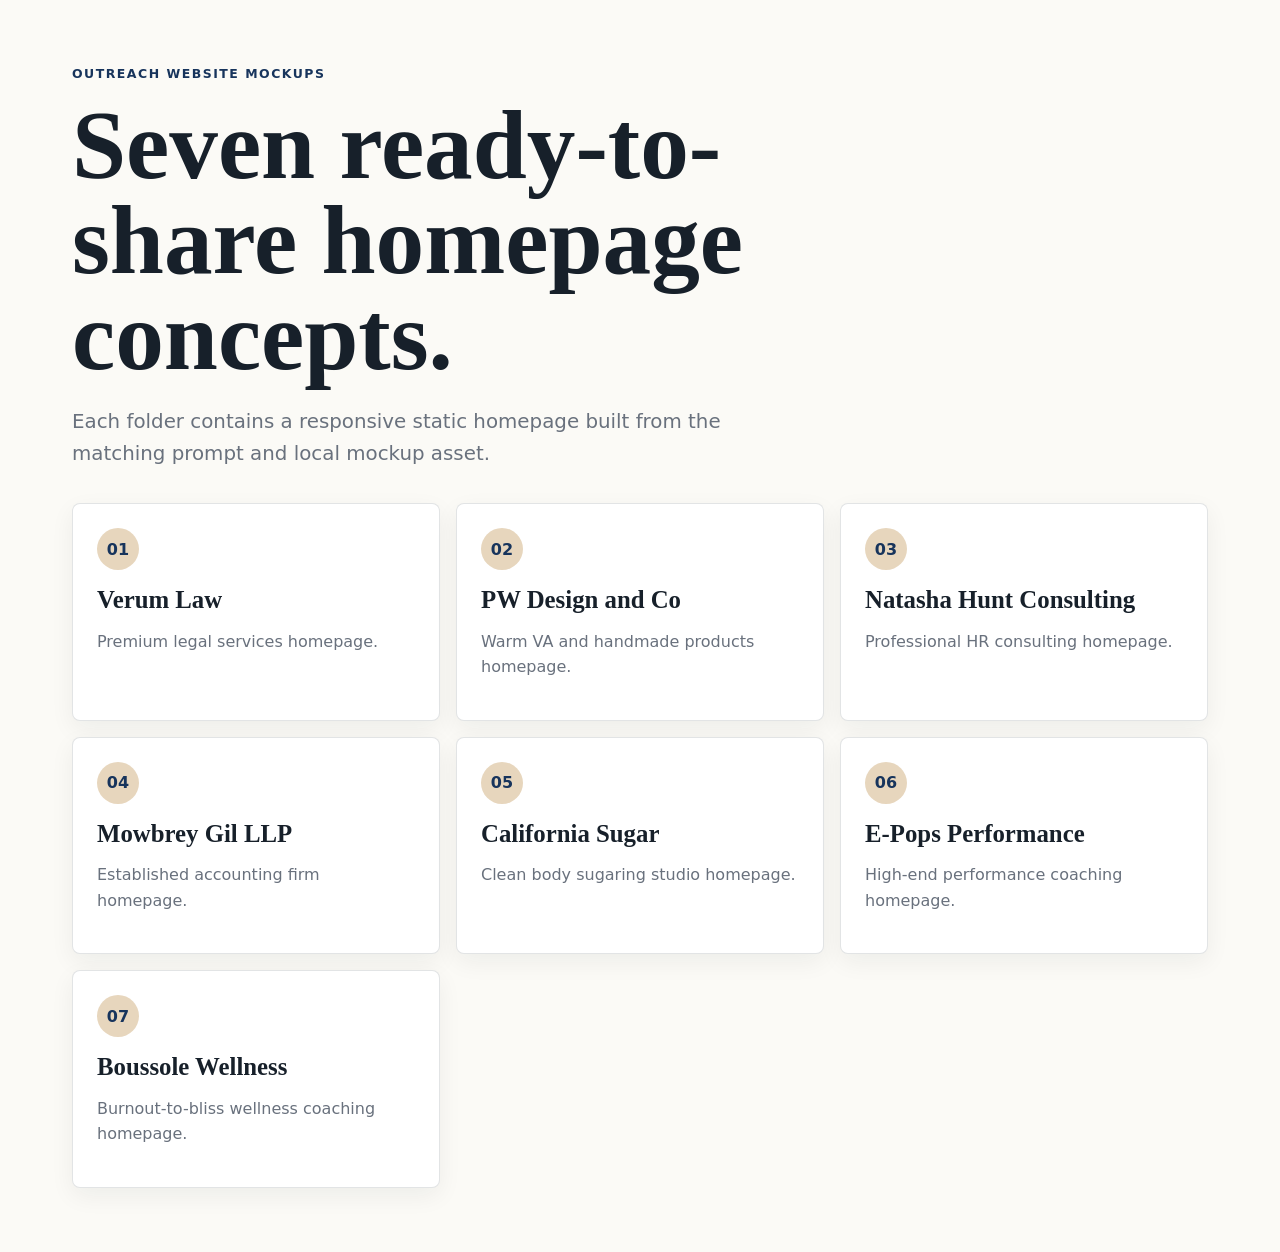
<file: index.html>
<!doctype html>
<html lang="en">
<head>
  <meta charset="utf-8">
  <meta name="viewport" content="width=device-width, initial-scale=1">
  <meta http-equiv="refresh" content="0; url=/outreach_assets_pack/sites/">
  <title>Outreach Website Demos</title>
  <style>
    body {
      margin: 0;
      min-height: 100vh;
      display: grid;
      place-items: center;
      font-family: Inter, system-ui, -apple-system, BlinkMacSystemFont, "Segoe UI", sans-serif;
      color: #071b36;
      background: #fbfaf6;
    }

    a {
      color: #0d315d;
      font-weight: 800;
    }
  </style>
</head>
<body>
  <p>Opening outreach website demos... <a href="/outreach_assets_pack/sites/">Continue</a></p>
</body>
</html>
</file>
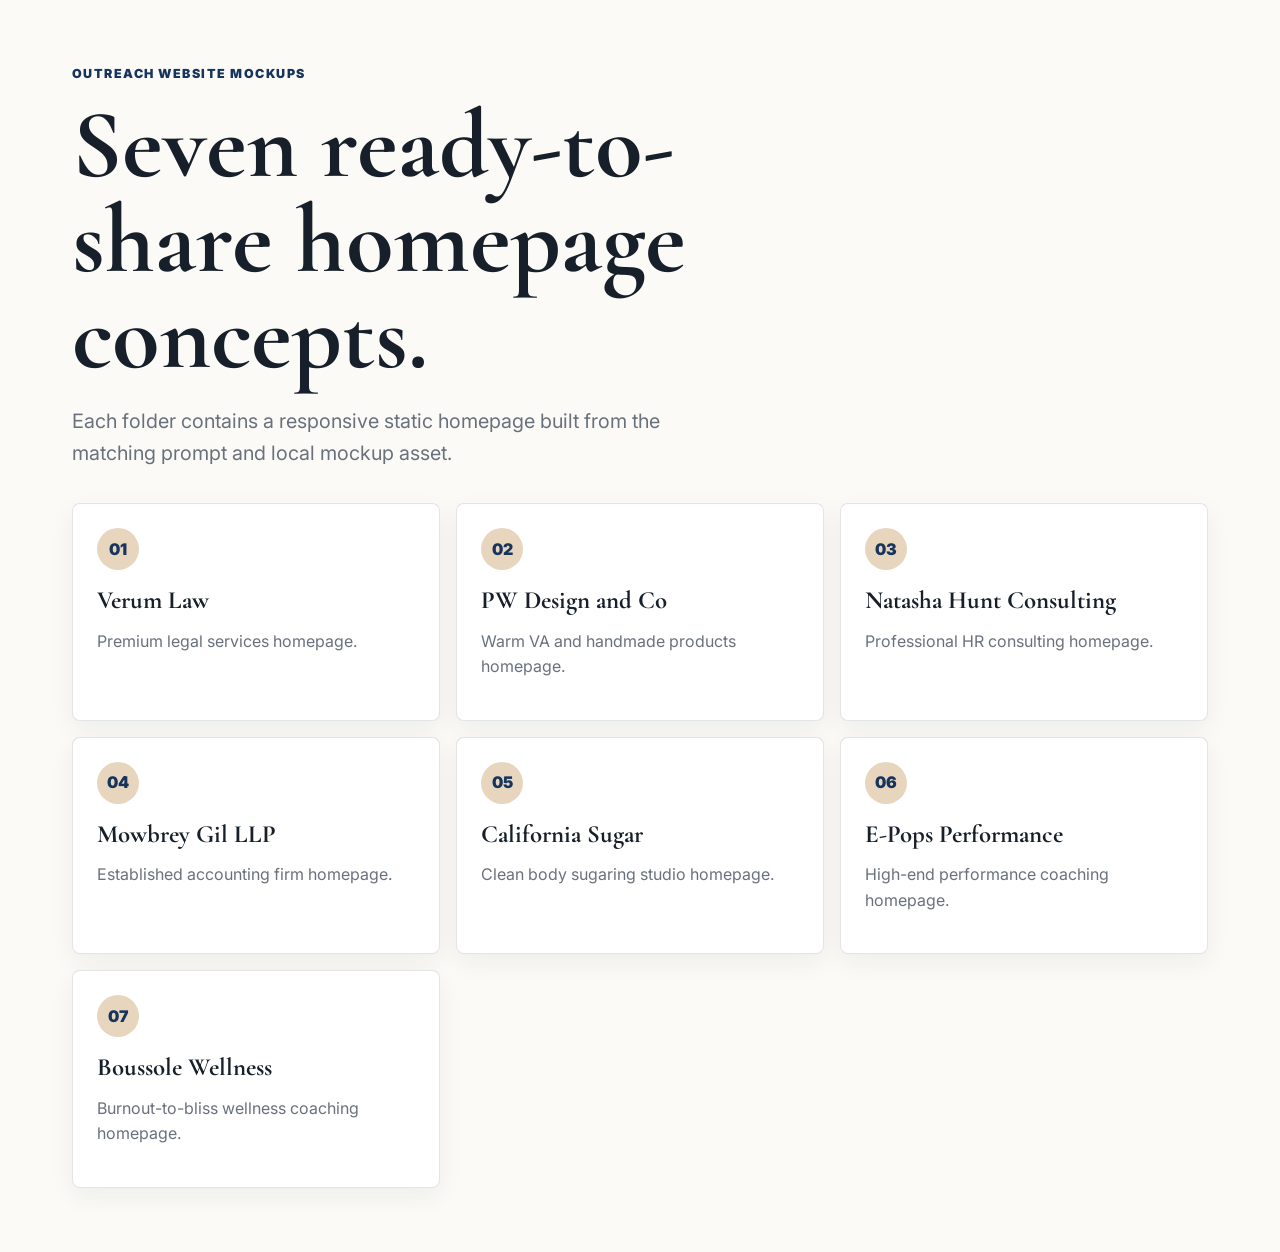
<file: outreach_assets_pack/sites/index.html>
<!doctype html>
<html lang="en">
<head>
  <meta charset="utf-8">
  <meta name="viewport" content="width=device-width, initial-scale=1">
  <title>Outreach Homepage Concepts</title>
  <link rel="preconnect" href="https://fonts.googleapis.com">
  <link rel="preconnect" href="https://fonts.gstatic.com" crossorigin>
  <link href="https://fonts.googleapis.com/css2?family=Cormorant+Garamond:wght@600;700&family=Inter:wght@400;600;700;800;900&display=swap" rel="stylesheet">
  <link rel="stylesheet" href="shared/styles.css">
</head>
<body>
  <main class="hub">
    <p class="eyebrow">Outreach website mockups</p>
    <h1>Seven ready-to-share homepage concepts.</h1>
    <p class="lead">Each folder contains a responsive static homepage built from the matching prompt and local mockup asset.</p>
    <div class="hub-list">
      <a class="card" href="verum-law/index.html"><span class="icon">01</span><h3>Verum Law</h3><p>Premium legal services homepage.</p></a>
      <a class="card" href="pw-design-co/index.html"><span class="icon">02</span><h3>PW Design and Co</h3><p>Warm VA and handmade products homepage.</p></a>
      <a class="card" href="natasha-hunt-consulting/index.html"><span class="icon">03</span><h3>Natasha Hunt Consulting</h3><p>Professional HR consulting homepage.</p></a>
      <a class="card" href="mowbrey-gil/index.html"><span class="icon">04</span><h3>Mowbrey Gil LLP</h3><p>Established accounting firm homepage.</p></a>
      <a class="card" href="california-sugar/index.html"><span class="icon">05</span><h3>California Sugar</h3><p>Clean body sugaring studio homepage.</p></a>
      <a class="card" href="epops-performance/index.html"><span class="icon">06</span><h3>E-Pops Performance</h3><p>High-end performance coaching homepage.</p></a>
      <a class="card" href="boussole-wellness/index.html"><span class="icon">07</span><h3>Boussole Wellness</h3><p>Burnout-to-bliss wellness coaching homepage.</p></a>
    </div>
  </main>
</body>
</html>
</file>
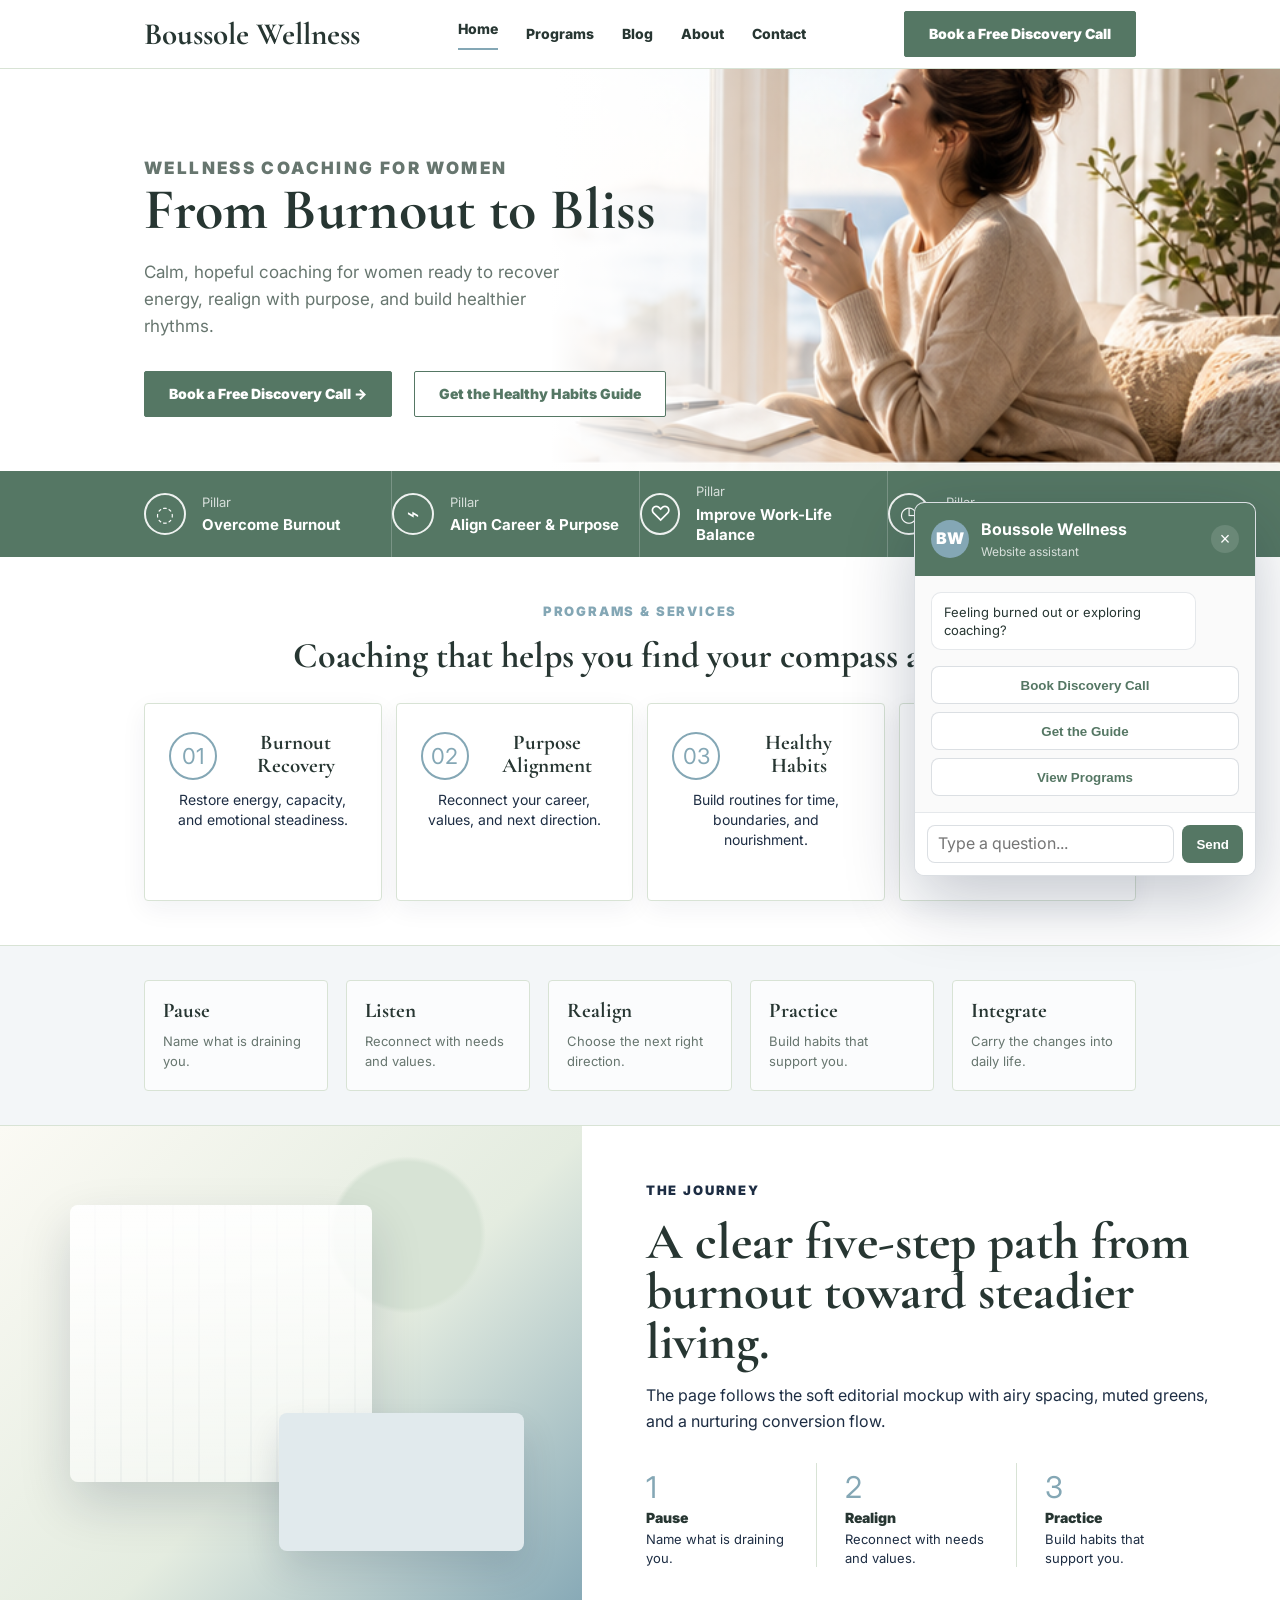
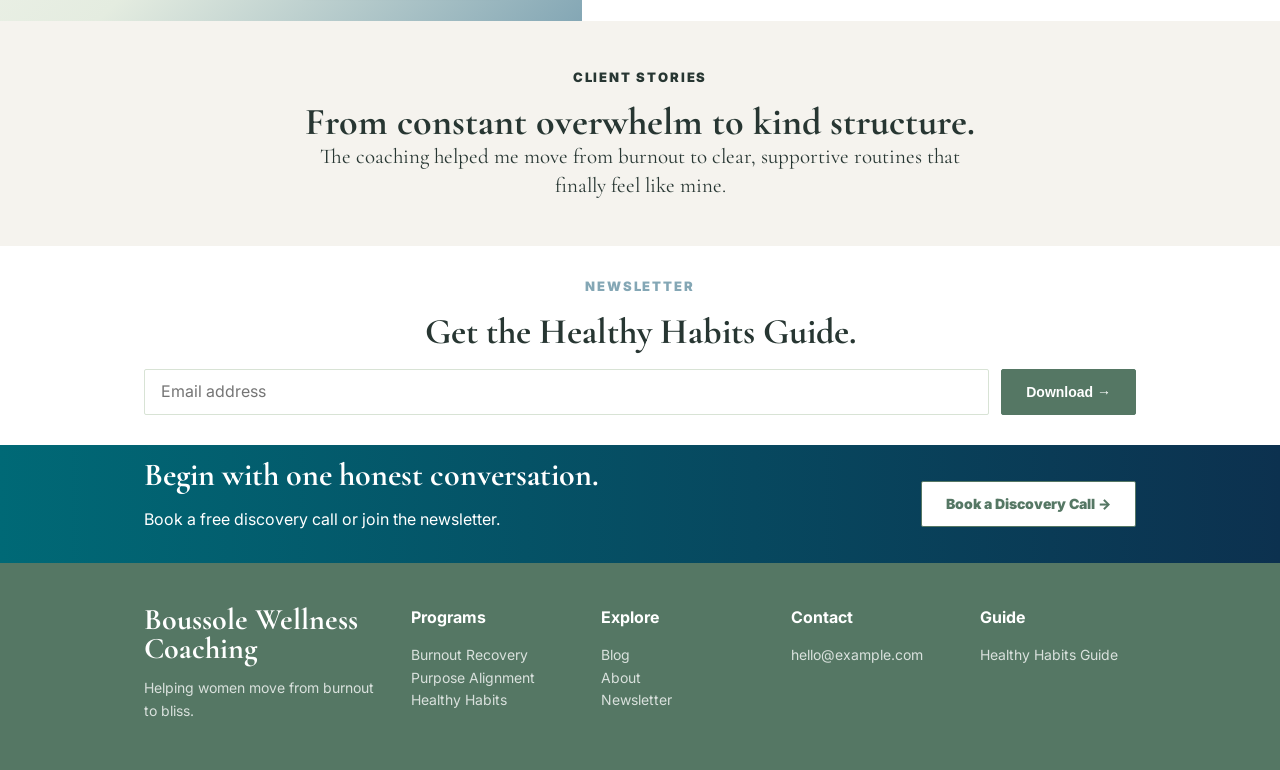
<file: outreach_assets_pack/sites/boussole-wellness/index.html>
<!doctype html>
<html lang="en">
<head><meta charset="utf-8"><meta name="viewport" content="width=device-width, initial-scale=1"><title>Boussole Wellness Coaching | From Burnout to Bliss</title><link rel="preconnect" href="https://fonts.googleapis.com"><link rel="preconnect" href="https://fonts.gstatic.com" crossorigin><link href="https://fonts.googleapis.com/css2?family=Cormorant+Garamond:wght@600;700&family=Inter:wght@400;600;700;800;900&display=swap" rel="stylesheet"><link rel="stylesheet" href="../shared/styles.css"></head>
<body class="mock-page mock-boussole">
  <header class="mock-header"><div class="mock-wrap mock-nav"><a class="mock-logo" href="#">Boussole Wellness</a><nav class="mock-links"><a class="active">Home</a><a href="#programs">Programs</a><a href="#">Blog</a><a href="#about">About</a><a href="#contact">Contact</a></nav><a class="mock-btn" href="#contact">Book a Free Discovery Call</a></div></header>
  <main>
    <section class="mock-hero"><img src="../shared/generated/boussole-hero.png" alt="Calming wellness lifestyle image"><div class="mock-wrap"><div class="mock-hero-content"><p class="mock-eyebrow">Wellness coaching for women</p><h1>From Burnout to Bliss</h1><p>Calm, hopeful coaching for women ready to recover energy, realign with purpose, and build healthier rhythms.</p><div class="mock-hero-actions"><a class="mock-btn" href="#contact">Book a Free Discovery Call →</a><a class="mock-btn light" href="#">Get the Healthy Habits Guide</a></div></div></div></section>
    <section class="mock-info"><div class="mock-wrap mock-info-grid"><div class="mock-info-item"><span class="mock-info-icon">◌</span><div><small>Pillar</small><strong>Overcome Burnout</strong></div></div><div class="mock-info-item"><span class="mock-info-icon">⌁</span><div><small>Pillar</small><strong>Align Career &amp; Purpose</strong></div></div><div class="mock-info-item"><span class="mock-info-icon">♡</span><div><small>Pillar</small><strong>Improve Work-Life Balance</strong></div></div><div class="mock-info-item"><span class="mock-info-icon">◷</span><div><small>Pillar</small><strong>Manage Time Effectively</strong></div></div></div></section>
    <section class="mock-section" id="programs"><div class="mock-wrap mock-center"><p class="mock-eyebrow">Programs &amp; Services</p><h2>Coaching that helps you find your compass again.</h2><div class="mock-service-grid"><article class="mock-service-card"><span class="mock-card-icon">01</span><h3>Burnout Recovery</h3><p>Restore energy, capacity, and emotional steadiness.</p></article><article class="mock-service-card"><span class="mock-card-icon">02</span><h3>Purpose Alignment</h3><p>Reconnect your career, values, and next direction.</p></article><article class="mock-service-card"><span class="mock-card-icon">03</span><h3>Healthy Habits</h3><p>Build routines for time, boundaries, and nourishment.</p></article><article class="mock-service-card"><span class="mock-card-icon">04</span><h3>Life Balance</h3><p>Create gentler systems that support your real life.</p></article></div></div></section>
    <section class="mock-band"><div class="mock-wrap"><div class="mock-band-grid"><div class="mock-mini-card"><strong>Pause</strong><p>Name what is draining you.</p></div><div class="mock-mini-card"><strong>Listen</strong><p>Reconnect with needs and values.</p></div><div class="mock-mini-card"><strong>Realign</strong><p>Choose the next right direction.</p></div><div class="mock-mini-card"><strong>Practice</strong><p>Build habits that support you.</p></div><div class="mock-mini-card"><strong>Integrate</strong><p>Carry the changes into daily life.</p></div></div></div></section>
    <section class="mock-split" id="about"><div class="mock-photo-card mock-photo-boussole" role="img" aria-label="Calm wellness coaching lifestyle visual in sage and blue tones"></div><div class="mock-split-copy"><p class="mock-eyebrow">The journey</p><h2>A clear five-step path from burnout toward steadier living.</h2><p>The page follows the soft editorial mockup with airy spacing, muted greens, and a nurturing conversion flow.</p><div class="mock-proof-grid"><div class="mock-proof"><span>1</span><h3>Pause</h3><p>Name what is draining you.</p></div><div class="mock-proof"><span>2</span><h3>Realign</h3><p>Reconnect with needs and values.</p></div><div class="mock-proof"><span>3</span><h3>Practice</h3><p>Build habits that support you.</p></div></div></div></section>
    <section class="mock-testimonial"><div class="mock-wrap"><p class="mock-eyebrow">Client stories</p><h2>From constant overwhelm to kind structure.</h2><blockquote>The coaching helped me move from burnout to clear, supportive routines that finally feel like mine.</blockquote></div></section>
    <section class="mock-section tight"><div class="mock-wrap mock-center"><p class="mock-eyebrow">Newsletter</p><h2>Get the Healthy Habits Guide.</h2><div class="mock-form-row"><input class="mock-input" placeholder="Email address" aria-label="Email address"><button class="mock-btn">Download →</button></div></div></section>
    <section class="mock-cta" id="contact"><div class="mock-wrap"><div><h2>Begin with one honest conversation.</h2><p>Book a free discovery call or join the newsletter.</p></div><a class="mock-btn light" href="mailto:hello@example.com">Book a Discovery Call →</a></div></section>
  </main>
  <footer class="mock-footer"><div class="mock-wrap mock-footer-grid"><div><h3>Boussole Wellness Coaching</h3><p>Helping women move from burnout to bliss.</p></div><div><strong>Programs</strong><p>Burnout Recovery<br>Purpose Alignment<br>Healthy Habits</p></div><div><strong>Explore</strong><p>Blog<br>About<br>Newsletter</p></div><div><strong>Contact</strong><p>hello@example.com</p></div><div><strong>Guide</strong><p>Healthy Habits Guide</p></div></div></footer>
  <script src="../shared/site.js"></script>
</body></html>
</file>
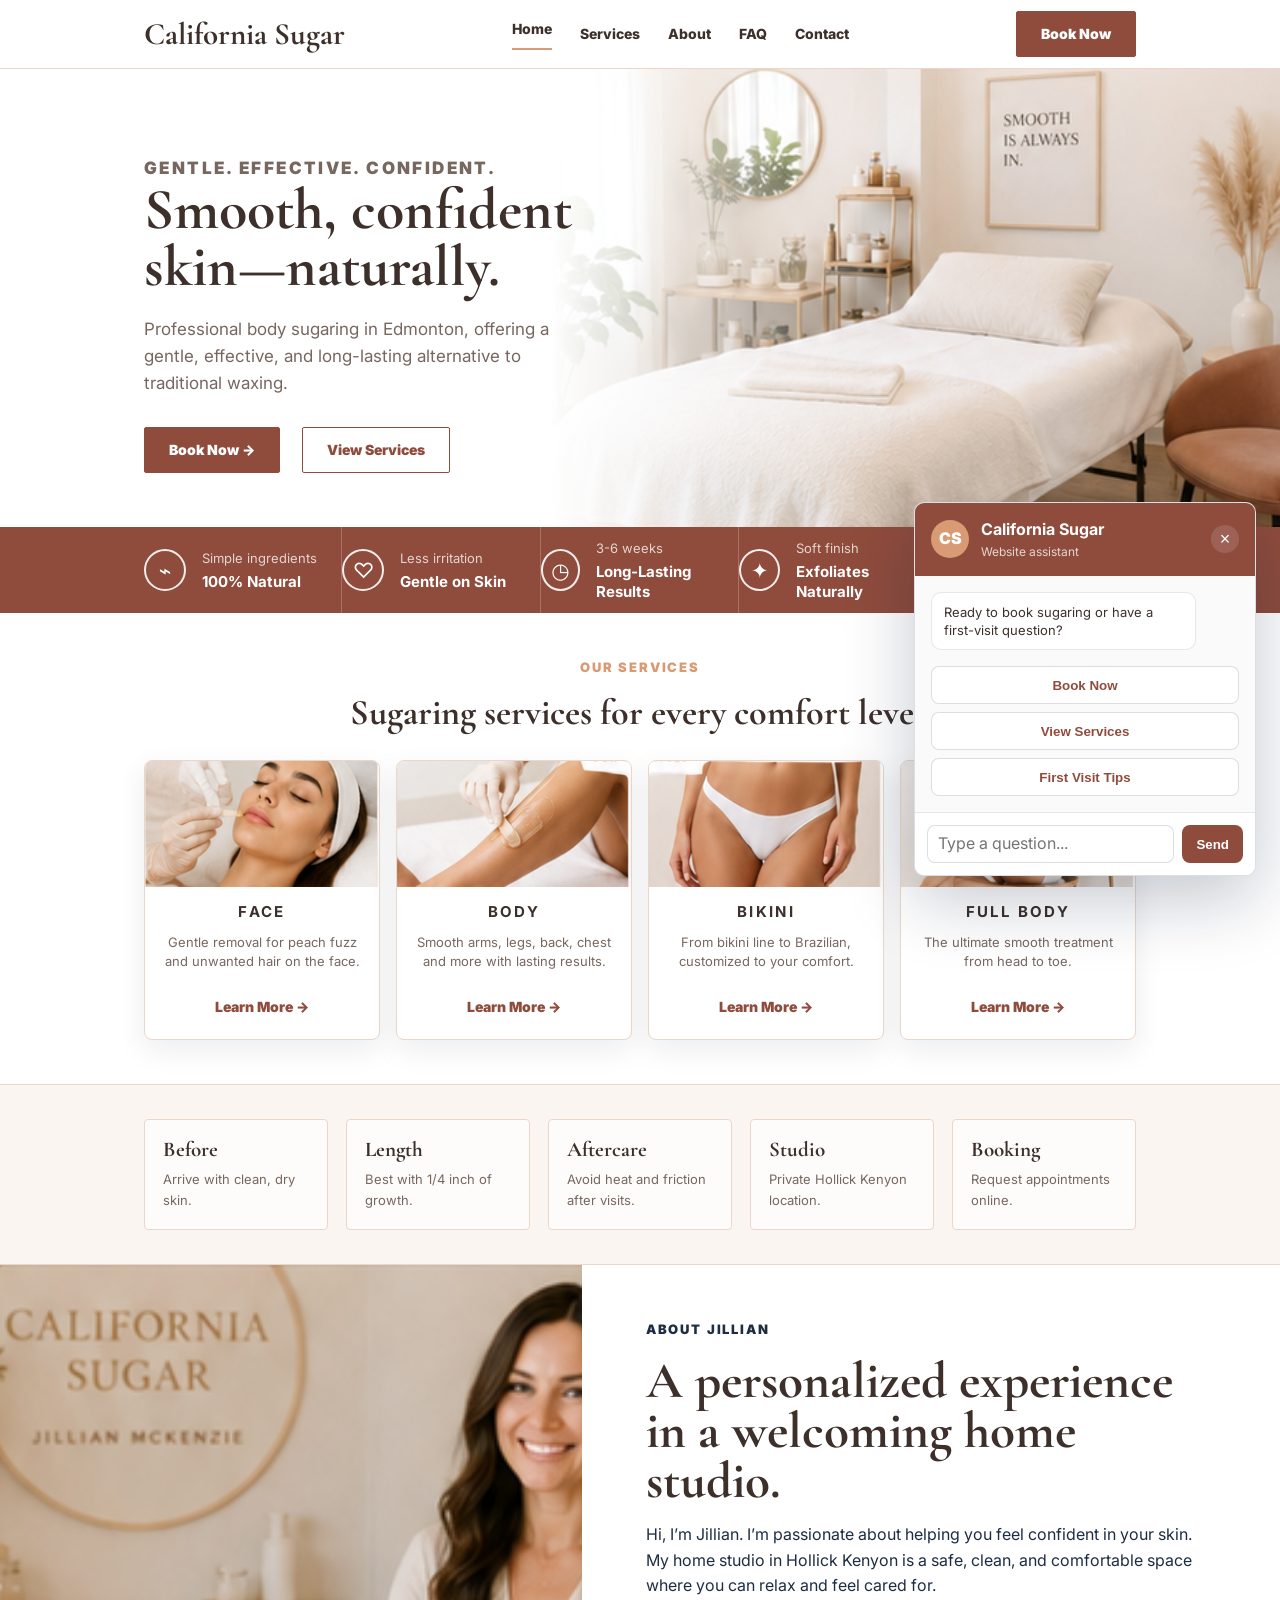
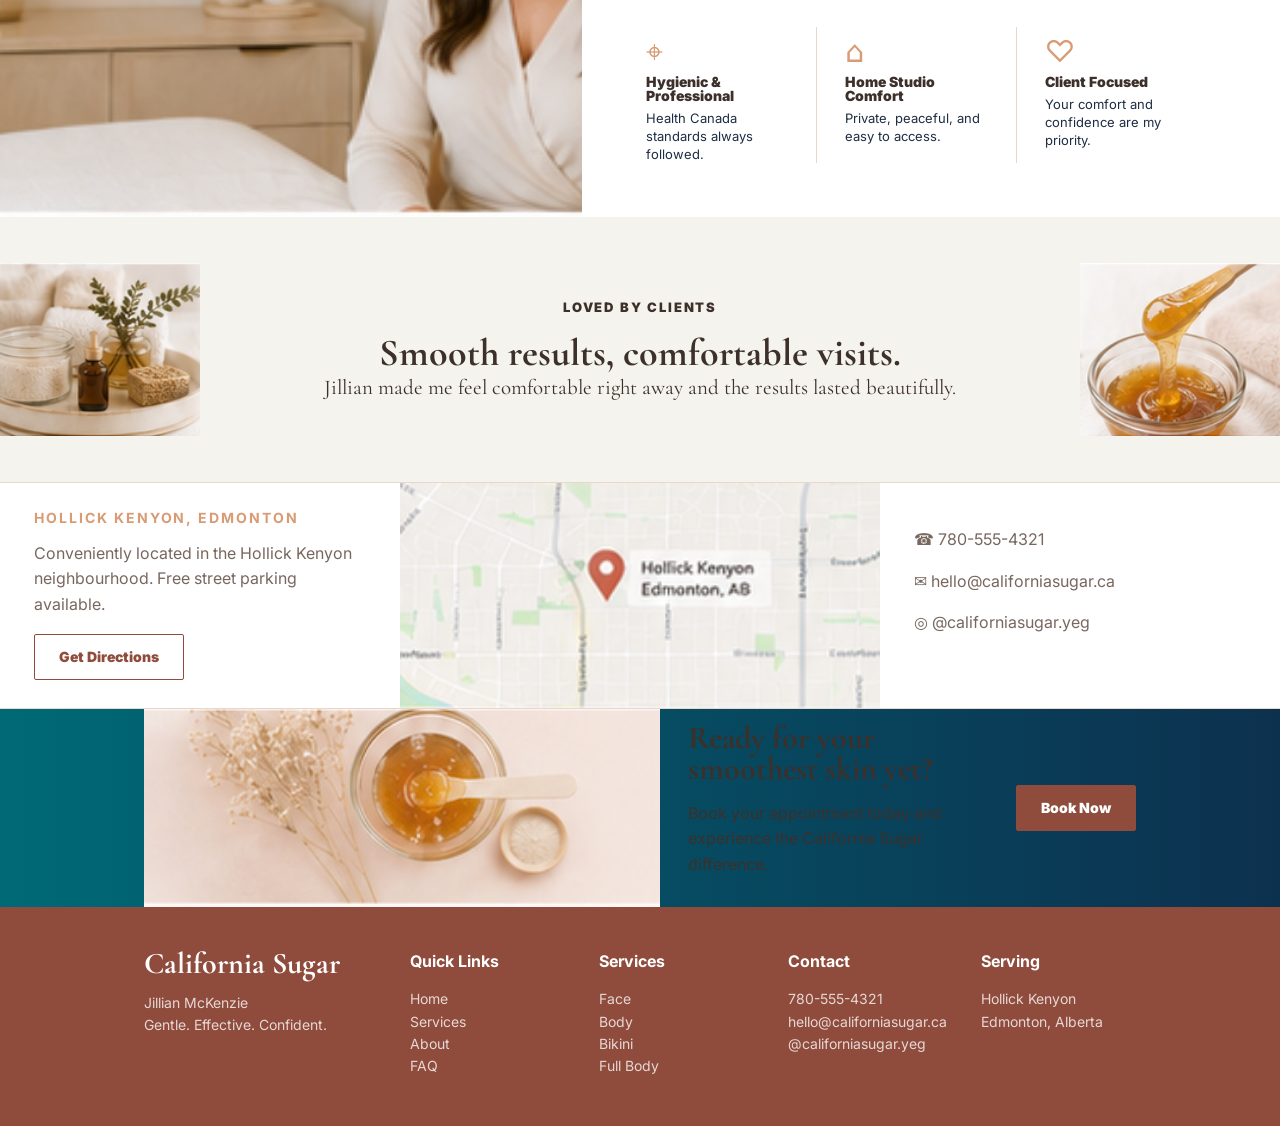
<file: outreach_assets_pack/sites/california-sugar/index.html>
<!doctype html>
<html lang="en">
<head><meta charset="utf-8"><meta name="viewport" content="width=device-width, initial-scale=1"><title>California Sugar | Body Sugaring Edmonton</title><link rel="preconnect" href="https://fonts.googleapis.com"><link rel="preconnect" href="https://fonts.gstatic.com" crossorigin><link href="https://fonts.googleapis.com/css2?family=Cormorant+Garamond:wght@600;700&family=Inter:wght@400;600;700;800;900&display=swap" rel="stylesheet"><link rel="stylesheet" href="../shared/styles.css"></head>
<body class="mock-page mock-sugar">
  <header class="mock-header"><div class="mock-wrap mock-nav"><a class="mock-logo" href="#">California Sugar</a><nav class="mock-links"><a class="active">Home</a><a href="#services">Services</a><a href="#about">About</a><a href="#faq">FAQ</a><a href="#contact">Contact</a></nav><a class="mock-btn" href="#contact">Book Now</a></div></header>
  <main>
    <section class="mock-hero"><img src="../shared/generated/sugar-hero-real.png" alt="Calming sugaring treatment room"><div class="mock-wrap"><div class="mock-hero-content"><p class="mock-eyebrow">Gentle. Effective. Confident.</p><h1>Smooth, confident skin—naturally.</h1><p>Professional body sugaring in Edmonton, offering a gentle, effective, and long-lasting alternative to traditional waxing.</p><div class="mock-hero-actions"><a class="mock-btn" href="#contact">Book Now →</a><a class="mock-btn light" href="#services">View Services</a></div></div></div></section>
    <section class="mock-info"><div class="mock-wrap mock-info-grid sugar-benefits"><div class="mock-info-item"><span class="mock-info-icon">⌁</span><div><small>Simple ingredients</small><strong>100% Natural</strong></div></div><div class="mock-info-item"><span class="mock-info-icon">♡</span><div><small>Less irritation</small><strong>Gentle on Skin</strong></div></div><div class="mock-info-item"><span class="mock-info-icon">◷</span><div><small>3-6 weeks</small><strong>Long-Lasting Results</strong></div></div><div class="mock-info-item"><span class="mock-info-icon">✦</span><div><small>Soft finish</small><strong>Exfoliates Naturally</strong></div></div><div class="mock-info-item"><span class="mock-info-icon">♥</span><div><small>No harsh chemicals</small><strong>Better for You</strong></div></div></div></section>
    <section class="mock-section" id="services"><div class="mock-wrap mock-center"><p class="mock-eyebrow">Our Services</p><h2>Sugaring services for every comfort level.</h2><div class="image-service-grid"><article class="image-service-card"><img src="../shared/generated/sugar-face.png" alt="Face sugaring service"><div><h3>Face</h3><p>Gentle removal for peach fuzz and unwanted hair on the face.</p><a class="mock-learn" href="#contact">Learn More →</a></div></article><article class="image-service-card"><img src="../shared/generated/sugar-body.png" alt="Body sugaring service"><div><h3>Body</h3><p>Smooth arms, legs, back, chest and more with lasting results.</p><a class="mock-learn" href="#contact">Learn More →</a></div></article><article class="image-service-card"><img src="../shared/generated/sugar-bikini.png" alt="Bikini sugaring service"><div><h3>Bikini</h3><p>From bikini line to Brazilian, customized to your comfort.</p><a class="mock-learn" href="#contact">Learn More →</a></div></article><article class="image-service-card"><img src="../shared/generated/sugar-full-body.png" alt="Full body sugaring service"><div><h3>Full Body</h3><p>The ultimate smooth treatment from head to toe.</p><a class="mock-learn" href="#contact">Learn More →</a></div></article></div></div></section>
    <section class="mock-band" id="faq"><div class="mock-wrap"><div class="mock-band-grid"><div class="mock-mini-card"><strong>Before</strong><p>Arrive with clean, dry skin.</p></div><div class="mock-mini-card"><strong>Length</strong><p>Best with 1/4 inch of growth.</p></div><div class="mock-mini-card"><strong>Aftercare</strong><p>Avoid heat and friction after visits.</p></div><div class="mock-mini-card"><strong>Studio</strong><p>Private Hollick Kenyon location.</p></div><div class="mock-mini-card"><strong>Booking</strong><p>Request appointments online.</p></div></div></div></section>
    <section class="mock-split" id="about"><img class="sugar-about-photo" src="../shared/generated/sugar-about-real.png" alt="Jillian in the California Sugar home studio"><div class="mock-split-copy"><p class="mock-eyebrow">About Jillian</p><h2>A personalized experience in a welcoming home studio.</h2><p>Hi, I’m Jillian. I’m passionate about helping you feel confident in your skin. My home studio in Hollick Kenyon is a safe, clean, and comfortable space where you can relax and feel cared for.</p><div class="mock-proof-grid"><div class="mock-proof"><span>⌖</span><h3>Hygienic &amp; Professional</h3><p>Health Canada standards always followed.</p></div><div class="mock-proof"><span>⌂</span><h3>Home Studio Comfort</h3><p>Private, peaceful, and easy to access.</p></div><div class="mock-proof"><span>♡</span><h3>Client Focused</h3><p>Your comfort and confidence are my priority.</p></div></div></div></section>
    <section class="mock-testimonial sugar-testimonial"><img src="../shared/generated/sugar-test-left.png" alt="Sugaring ingredients"><div class="mock-wrap"><div><p class="mock-eyebrow">Loved by clients</p><h2>Smooth results, comfortable visits.</h2><blockquote>Jillian made me feel comfortable right away and the results lasted beautifully.</blockquote></div></div><img src="../shared/generated/sugar-test-right.png" alt="Warm sugaring paste"></section>
    <section class="sugar-location" id="contact"><div><h3>Hollick Kenyon, Edmonton</h3><p>Conveniently located in the Hollick Kenyon neighbourhood. Free street parking available.</p><a class="mock-btn light" href="#">Get Directions</a></div><img class="sugar-location-map" src="../shared/generated/sugar-map.png" alt="Map showing Hollick Kenyon, Edmonton"><div><p>☎ 780-555-4321</p><p>✉ hello@californiasugar.ca</p><p>◎ @californiasugar.yeg</p></div></section>
    <section class="mock-cta sugar-cta"><div class="mock-wrap"><img class="sugar-cta-photo" src="../shared/generated/sugar-cta-real.png" alt="Sugaring paste and spa tools"><div><h2>Ready for your smoothest skin yet?</h2><p>Book your appointment today and experience the California Sugar difference.</p></div><a class="mock-btn" href="mailto:hello@californiasugar.ca">Book Now</a></div></section>
  </main>
  <footer class="mock-footer"><div class="mock-wrap mock-footer-grid"><div><h3>California Sugar</h3><p>Jillian McKenzie<br>Gentle. Effective. Confident.</p></div><div><strong>Quick Links</strong><p>Home<br>Services<br>About<br>FAQ</p></div><div><strong>Services</strong><p>Face<br>Body<br>Bikini<br>Full Body</p></div><div><strong>Contact</strong><p>780-555-4321<br>hello@californiasugar.ca<br>@californiasugar.yeg</p></div><div><strong>Serving</strong><p>Hollick Kenyon<br>Edmonton, Alberta</p></div></div></footer>
  <script src="../shared/site.js"></script>
</body></html>
</file>
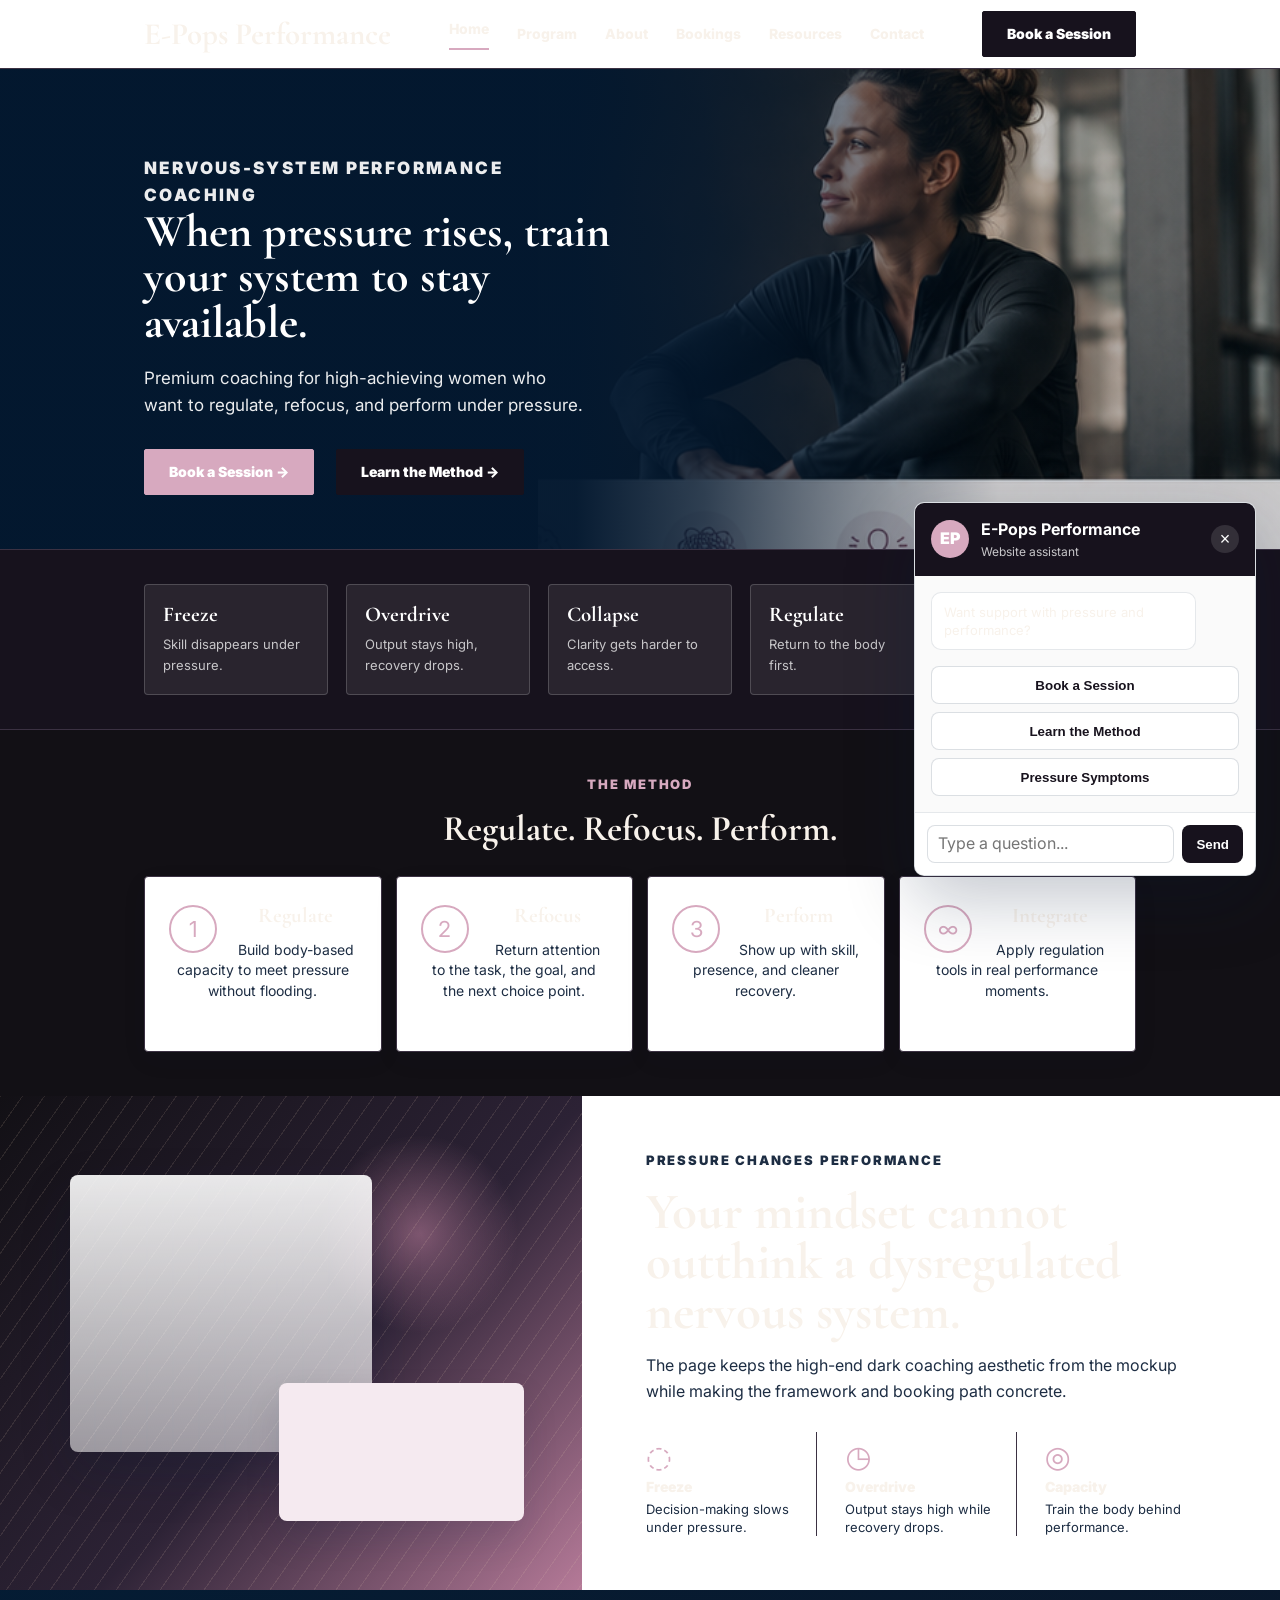
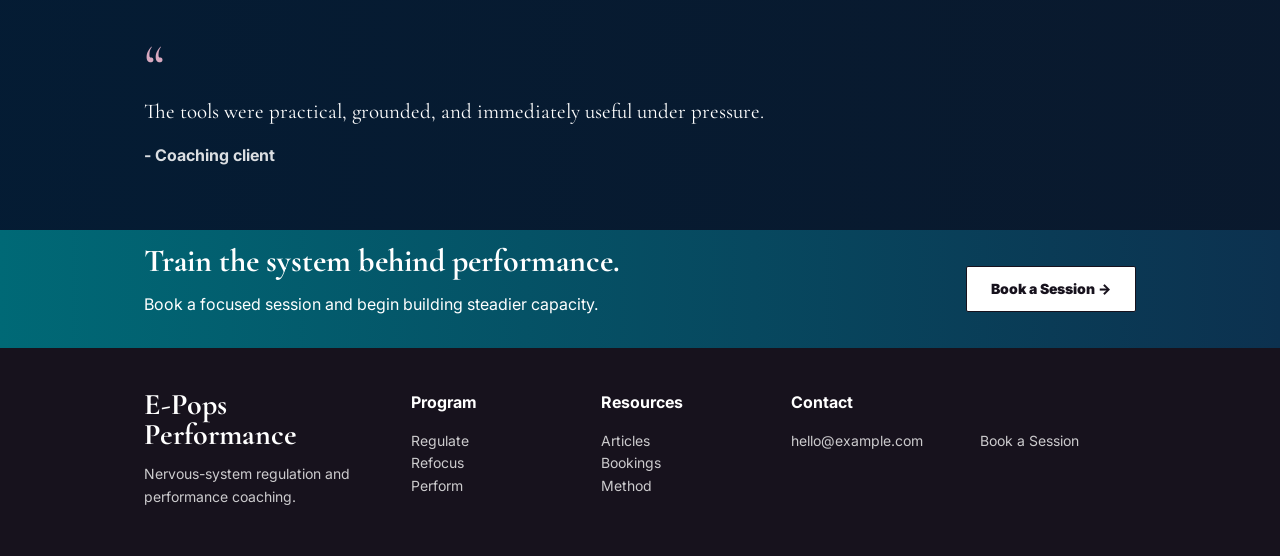
<file: outreach_assets_pack/sites/epops-performance/index.html>
<!doctype html>
<html lang="en">
<head><meta charset="utf-8"><meta name="viewport" content="width=device-width, initial-scale=1"><title>E-Pops Performance | Nervous System Coaching</title><link rel="preconnect" href="https://fonts.googleapis.com"><link rel="preconnect" href="https://fonts.gstatic.com" crossorigin><link href="https://fonts.googleapis.com/css2?family=Cormorant+Garamond:wght@600;700&family=Inter:wght@400;600;700;800;900&display=swap" rel="stylesheet"><link rel="stylesheet" href="../shared/styles.css"></head>
<body class="mock-page mock-performance">
  <header class="mock-header"><div class="mock-wrap mock-nav"><a class="mock-logo" href="#">E-Pops Performance</a><nav class="mock-links"><a class="active">Home</a><a href="#program">Program</a><a href="#about">About</a><a href="#contact">Bookings</a><a href="#">Resources</a><a href="#contact">Contact</a></nav><a class="mock-btn" href="#contact">Book a Session</a></div></header>
  <main>
    <section class="mock-hero tall"><img src="../shared/generated/epops-hero.png" alt="Focused performance coaching visual"><div class="mock-wrap"><div class="mock-hero-content"><p class="mock-eyebrow">Nervous-system performance coaching</p><h1>When pressure rises, train your system to stay available.</h1><p>Premium coaching for high-achieving women who want to regulate, refocus, and perform under pressure.</p><div class="mock-hero-actions"><a class="mock-btn gold" href="#contact">Book a Session →</a><a class="mock-btn" href="#program">Learn the Method →</a></div></div></div></section>
    <section class="mock-band dark"><div class="mock-wrap"><div class="mock-band-grid"><div class="mock-mini-card"><strong>Freeze</strong><p>Skill disappears under pressure.</p></div><div class="mock-mini-card"><strong>Overdrive</strong><p>Output stays high, recovery drops.</p></div><div class="mock-mini-card"><strong>Collapse</strong><p>Clarity gets harder to access.</p></div><div class="mock-mini-card"><strong>Regulate</strong><p>Return to the body first.</p></div><div class="mock-mini-card"><strong>Perform</strong><p>Act with steadier capacity.</p></div></div></div></section>
    <section class="mock-section" id="program"><div class="mock-wrap mock-center"><p class="mock-eyebrow">The Method</p><h2>Regulate. Refocus. Perform.</h2><div class="mock-service-grid"><article class="mock-service-card"><span class="mock-card-icon">1</span><h3>Regulate</h3><p>Build body-based capacity to meet pressure without flooding.</p></article><article class="mock-service-card"><span class="mock-card-icon">2</span><h3>Refocus</h3><p>Return attention to the task, the goal, and the next choice point.</p></article><article class="mock-service-card"><span class="mock-card-icon">3</span><h3>Perform</h3><p>Show up with skill, presence, and cleaner recovery.</p></article><article class="mock-service-card"><span class="mock-card-icon">∞</span><h3>Integrate</h3><p>Apply regulation tools in real performance moments.</p></article></div></div></section>
    <section class="mock-split" id="about"><div class="mock-photo-card mock-photo-epops" role="img" aria-label="Dark performance coaching visual with neural line motifs"></div><div class="mock-split-copy"><p class="mock-eyebrow">Pressure changes performance</p><h2>Your mindset cannot outthink a dysregulated nervous system.</h2><p>The page keeps the high-end dark coaching aesthetic from the mockup while making the framework and booking path concrete.</p><div class="mock-proof-grid"><div class="mock-proof"><span>◌</span><h3>Freeze</h3><p>Decision-making slows under pressure.</p></div><div class="mock-proof"><span>◷</span><h3>Overdrive</h3><p>Output stays high while recovery drops.</p></div><div class="mock-proof"><span>◎</span><h3>Capacity</h3><p>Train the body behind performance.</p></div></div></div></section>
    <section class="mock-testimonial dark"><div class="mock-wrap"><div class="mock-quote-mark">“</div><blockquote>The tools were practical, grounded, and immediately useful under pressure.</blockquote><p><strong>- Coaching client</strong></p></div></section>
    <section class="mock-cta" id="contact"><div class="mock-wrap"><div><h2>Train the system behind performance.</h2><p>Book a focused session and begin building steadier capacity.</p></div><a class="mock-btn light" href="mailto:hello@example.com">Book a Session →</a></div></section>
  </main>
  <footer class="mock-footer"><div class="mock-wrap mock-footer-grid"><div><h3>E-Pops Performance</h3><p>Nervous-system regulation and performance coaching.</p></div><div><strong>Program</strong><p>Regulate<br>Refocus<br>Perform</p></div><div><strong>Resources</strong><p>Articles<br>Bookings<br>Method</p></div><div><strong>Contact</strong><p>hello@example.com</p></div><div><strong>&nbsp;</strong><p>Book a Session</p></div></div></footer>
  <script src="../shared/site.js"></script>
</body></html>
</file>
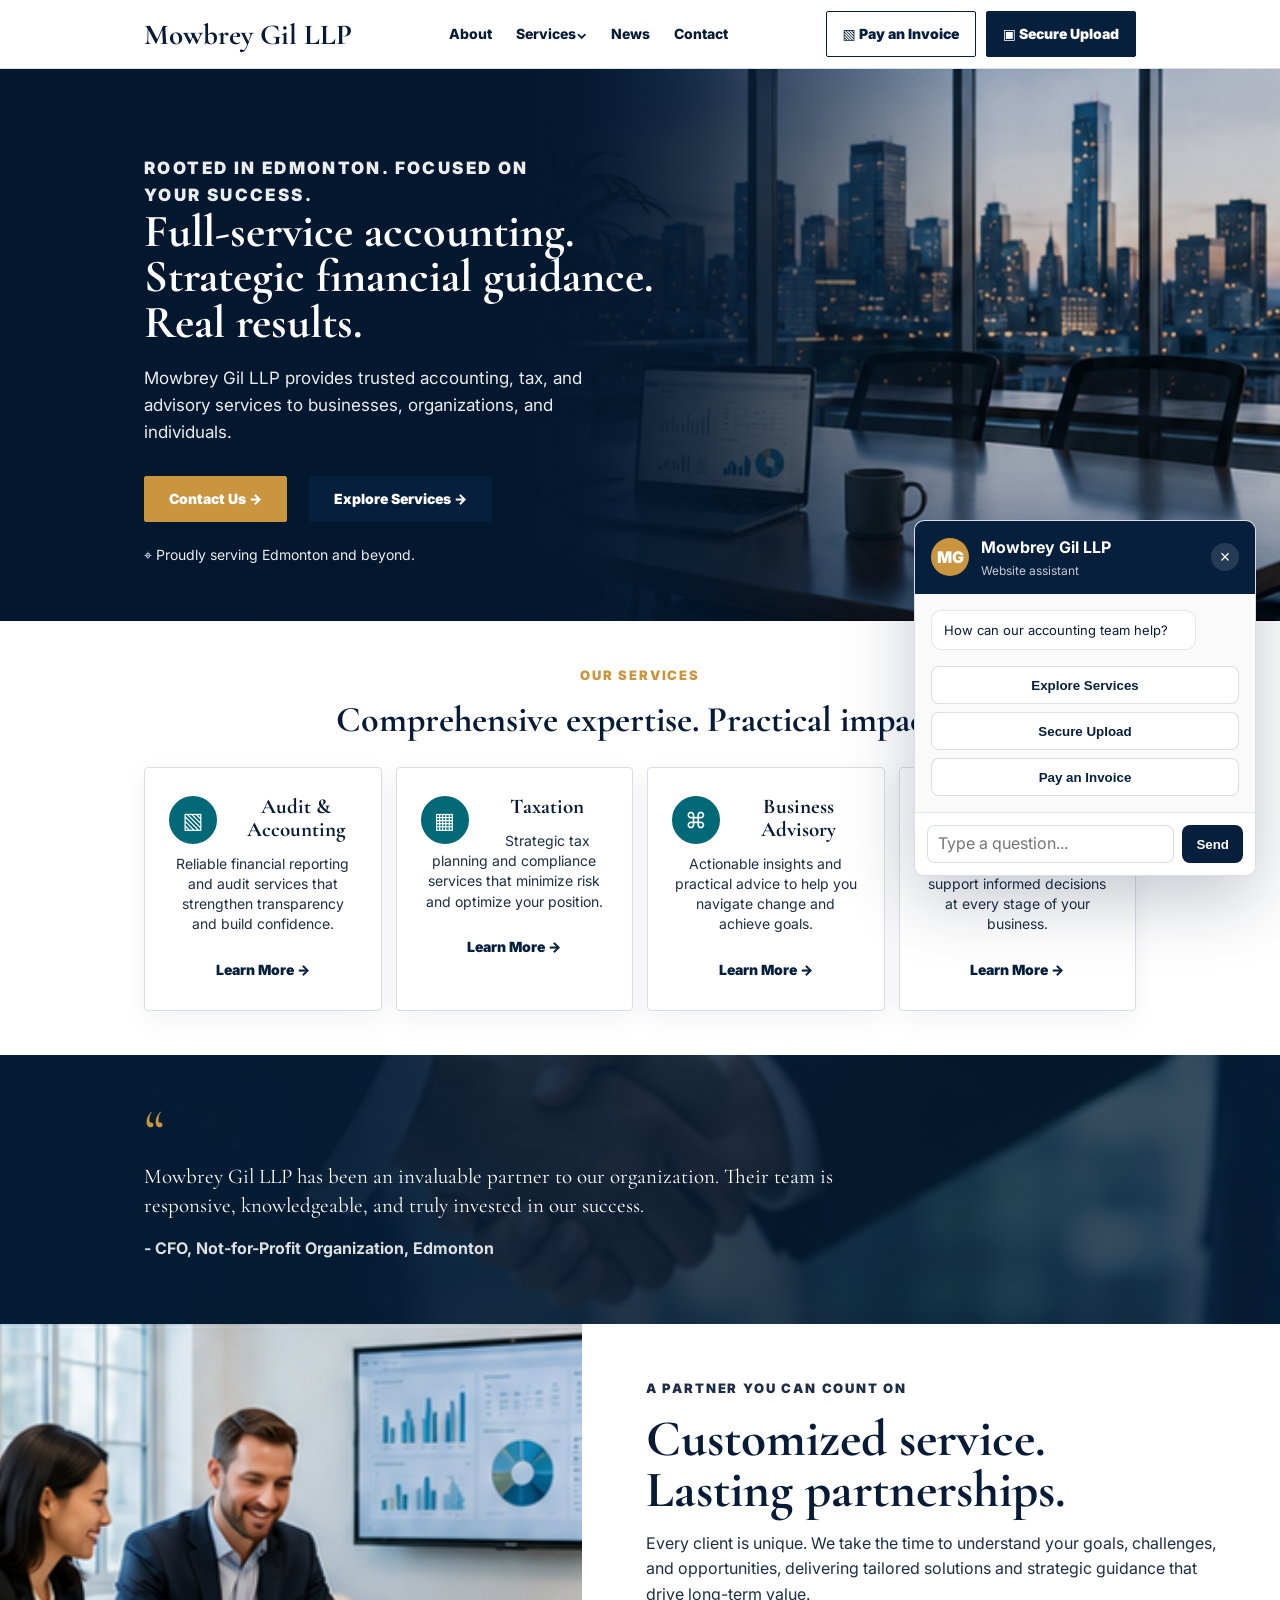
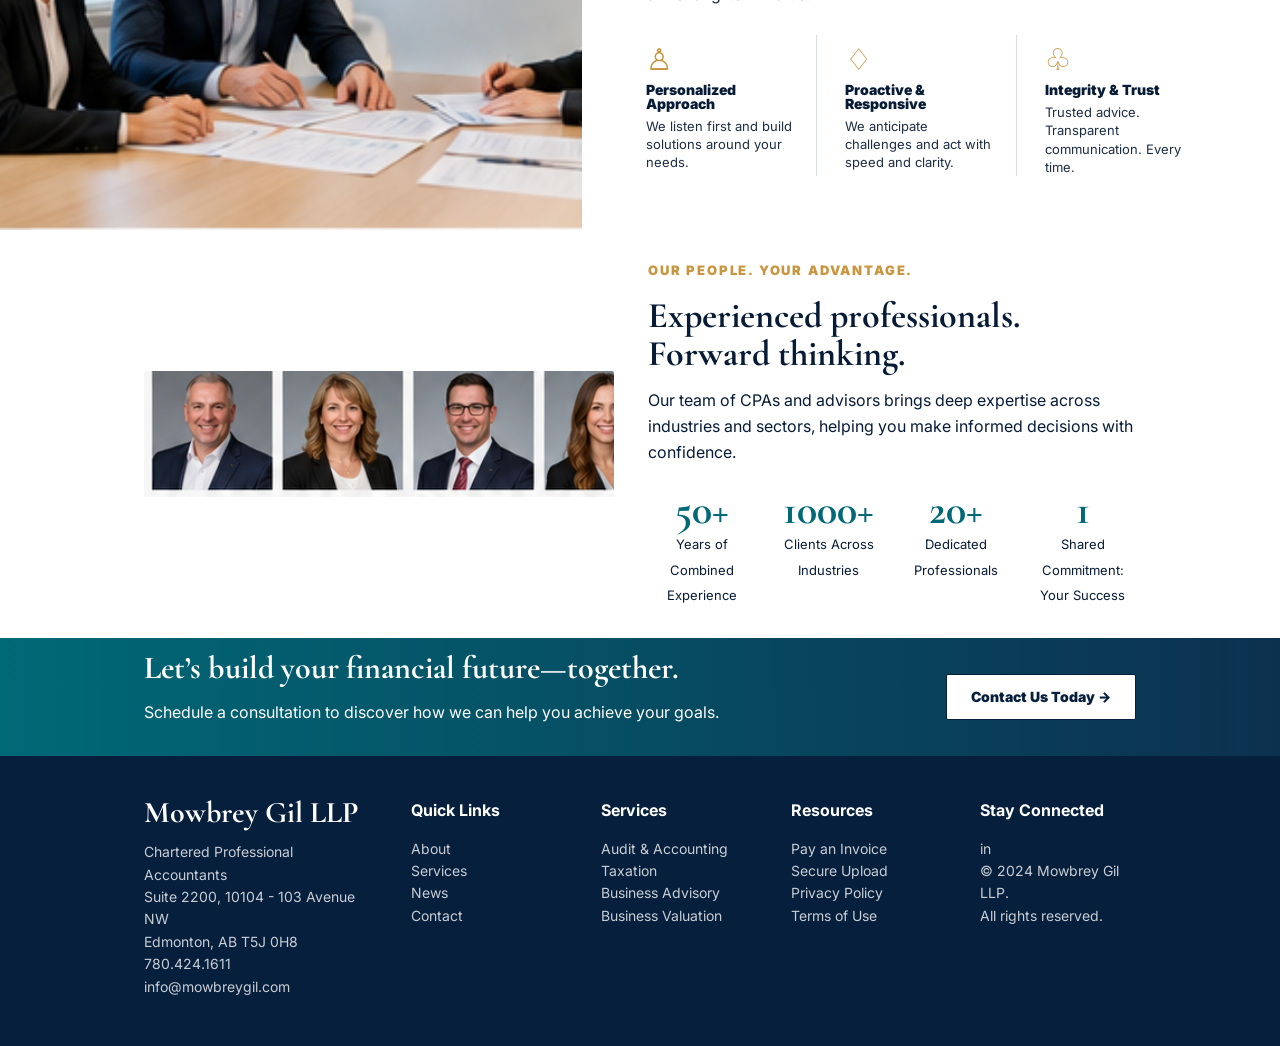
<file: outreach_assets_pack/sites/mowbrey-gil/index.html>
<!doctype html>
<html lang="en">
<head>
  <meta charset="utf-8">
  <meta name="viewport" content="width=device-width, initial-scale=1">
  <title>Mowbrey Gil LLP | Accounting and Advisory</title>
  <meta name="description" content="Premium homepage concept for Mowbrey Gil LLP.">
  <link rel="preconnect" href="https://fonts.googleapis.com">
  <link rel="preconnect" href="https://fonts.gstatic.com" crossorigin>
  <link href="https://fonts.googleapis.com/css2?family=Cormorant+Garamond:wght@600;700&family=Inter:wght@400;600;700;800;900&display=swap" rel="stylesheet">
  <link rel="stylesheet" href="../shared/styles.css">
</head>
<body class="mock-page mock-accounting">
  <header class="mock-header">
    <div class="mock-wrap mock-nav">
      <a class="mock-logo" href="#">Mowbrey Gil LLP</a>
      <nav class="mock-links" aria-label="Primary navigation">
        <a href="#about">About</a><a href="#services">Services⌄</a><a href="#">News</a><a href="#contact">Contact</a>
      </nav>
      <div class="mock-actions"><a class="mock-btn light" href="#">▧ Pay an Invoice</a><a class="mock-btn" href="#">▣ Secure Upload</a></div>
    </div>
  </header>

  <main>
    <section class="mock-hero tall">
      <img src="../shared/generated/mowbrey-hero.png" alt="Boardroom with Edmonton skyline">
      <div class="mock-wrap">
        <div class="mock-hero-content">
          <p class="mock-eyebrow">Rooted in Edmonton. Focused on your success.</p>
          <h1>Full-service accounting. Strategic financial guidance. Real results.</h1>
          <p>Mowbrey Gil LLP provides trusted accounting, tax, and advisory services to businesses, organizations, and individuals.</p>
          <div class="mock-hero-actions"><a class="mock-btn gold" href="#contact">Contact Us →</a><a class="mock-btn" href="#services">Explore Services →</a></div>
          <div class="mock-mini">⌖ Proudly serving Edmonton and beyond.</div>
        </div>
      </div>
    </section>

    <section class="mock-section" id="services">
      <div class="mock-wrap mock-center">
        <p class="mock-eyebrow">Our Services</p>
        <h2>Comprehensive expertise. Practical impact.</h2>
        <div class="mock-service-grid">
          <article class="mock-service-card"><span class="mock-card-icon">▧</span><h3>Audit &amp; Accounting</h3><p>Reliable financial reporting and audit services that strengthen transparency and build confidence.</p><a class="mock-learn" href="#">Learn More →</a></article>
          <article class="mock-service-card"><span class="mock-card-icon">▦</span><h3>Taxation</h3><p>Strategic tax planning and compliance services that minimize risk and optimize your position.</p><a class="mock-learn" href="#">Learn More →</a></article>
          <article class="mock-service-card"><span class="mock-card-icon">⌘</span><h3>Business Advisory</h3><p>Actionable insights and practical advice to help you navigate change and achieve goals.</p><a class="mock-learn" href="#">Learn More →</a></article>
          <article class="mock-service-card"><span class="mock-card-icon">▥</span><h3>Business Valuation</h3><p>Independent valuations to support informed decisions at every stage of your business.</p><a class="mock-learn" href="#">Learn More →</a></article>
        </div>
      </div>
    </section>

    <section class="mock-testimonial dark" style="background-image:url('../shared/generated/mowbrey-handshake.png'); background-size:cover; background-position:right center;">
      <div class="mock-wrap">
        <div class="mock-quote-mark">“</div>
        <blockquote>Mowbrey Gil LLP has been an invaluable partner to our organization. Their team is responsive, knowledgeable, and truly invested in our success.</blockquote>
        <p><strong>- CFO, Not-for-Profit Organization, Edmonton</strong></p>
      </div>
    </section>

    <section class="mock-split" id="about">
      <img src="../shared/generated/mowbrey-partner.png" alt="Accounting advisors meeting with clients">
      <div class="mock-split-copy">
        <p class="mock-eyebrow">A partner you can count on</p>
        <h2>Customized service.<br>Lasting partnerships.</h2>
        <p>Every client is unique. We take the time to understand your goals, challenges, and opportunities, delivering tailored solutions and strategic guidance that drive long-term value.</p>
        <div class="mock-proof-grid">
          <div class="mock-proof"><span>♙</span><h3>Personalized Approach</h3><p>We listen first and build solutions around your needs.</p></div>
          <div class="mock-proof"><span>♢</span><h3>Proactive &amp; Responsive</h3><p>We anticipate challenges and act with speed and clarity.</p></div>
          <div class="mock-proof"><span>♧</span><h3>Integrity &amp; Trust</h3><p>Trusted advice. Transparent communication. Every time.</p></div>
        </div>
      </div>
    </section>

    <section class="mock-section tight">
      <div class="mock-wrap mock-team-row">
        <img src="../shared/generated/mowbrey-team.png" alt="Mowbrey Gil leadership team">
        <div>
          <p class="mock-eyebrow">Our People. Your Advantage.</p>
          <h2>Experienced professionals. Forward thinking.</h2>
          <p>Our team of CPAs and advisors brings deep expertise across industries and sectors, helping you make informed decisions with confidence.</p>
          <div class="mock-stats">
            <div class="mock-stat"><strong>50+</strong><span>Years of Combined Experience</span></div>
            <div class="mock-stat"><strong>1000+</strong><span>Clients Across Industries</span></div>
            <div class="mock-stat"><strong>20+</strong><span>Dedicated Professionals</span></div>
            <div class="mock-stat"><strong>1</strong><span>Shared Commitment: Your Success</span></div>
          </div>
        </div>
      </div>
    </section>

    <section class="mock-cta" id="contact">
      <div class="mock-wrap"><div><h2>Let’s build your financial future—together.</h2><p>Schedule a consultation to discover how we can help you achieve your goals.</p></div><a class="mock-btn light" href="mailto:info@mowbreygil.com">Contact Us Today →</a></div>
    </section>
  </main>

  <footer class="mock-footer">
    <div class="mock-wrap mock-footer-grid">
      <div><h3>Mowbrey Gil LLP</h3><p>Chartered Professional Accountants<br>Suite 2200, 10104 - 103 Avenue NW<br>Edmonton, AB T5J 0H8<br>780.424.1611<br>info@mowbreygil.com</p></div>
      <div><strong>Quick Links</strong><p>About<br>Services<br>News<br>Contact</p></div>
      <div><strong>Services</strong><p>Audit &amp; Accounting<br>Taxation<br>Business Advisory<br>Business Valuation</p></div>
      <div><strong>Resources</strong><p>Pay an Invoice<br>Secure Upload<br>Privacy Policy<br>Terms of Use</p></div>
      <div><strong>Stay Connected</strong><p>in<br>© 2024 Mowbrey Gil LLP.<br>All rights reserved.</p></div>
    </div>
  </footer>
  <script src="../shared/site.js"></script>
</body>
</html>
</file>
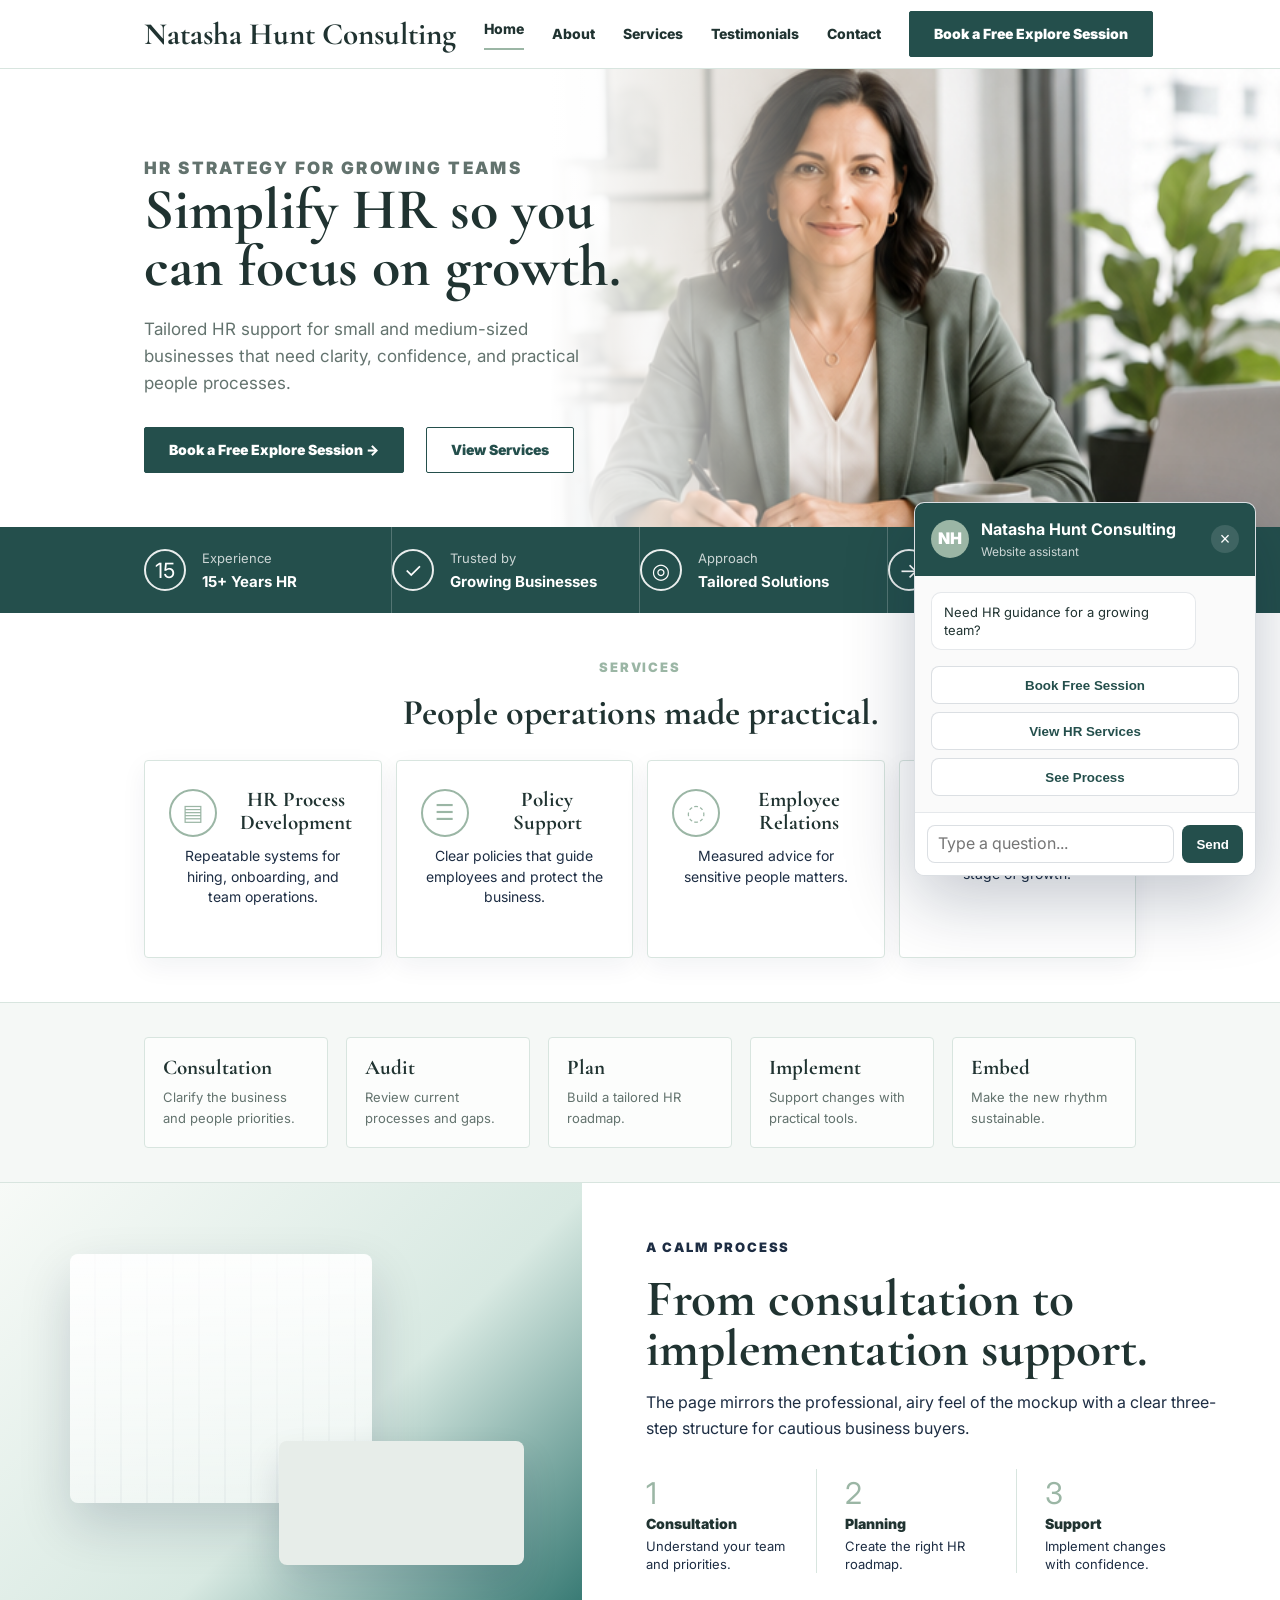
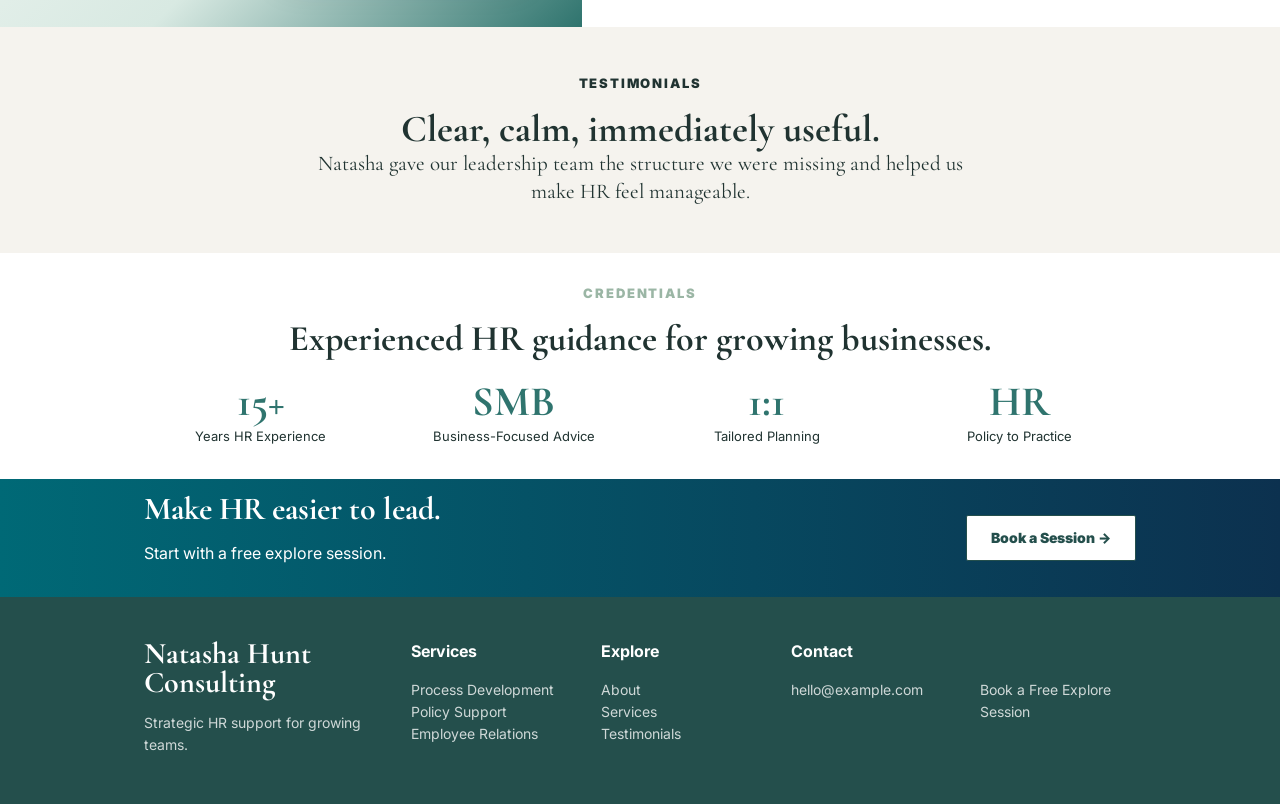
<file: outreach_assets_pack/sites/natasha-hunt-consulting/index.html>
<!doctype html>
<html lang="en">
<head><meta charset="utf-8"><meta name="viewport" content="width=device-width, initial-scale=1"><title>Natasha Hunt Consulting | HR Support</title><link rel="preconnect" href="https://fonts.googleapis.com"><link rel="preconnect" href="https://fonts.gstatic.com" crossorigin><link href="https://fonts.googleapis.com/css2?family=Cormorant+Garamond:wght@600;700&family=Inter:wght@400;600;700;800;900&display=swap" rel="stylesheet"><link rel="stylesheet" href="../shared/styles.css"></head>
<body class="mock-page mock-hr">
  <header class="mock-header"><div class="mock-wrap mock-nav"><a class="mock-logo" href="#">Natasha Hunt Consulting</a><nav class="mock-links"><a class="active">Home</a><a href="#about">About</a><a href="#services">Services</a><a href="#testimonials">Testimonials</a><a href="#contact">Contact</a></nav><a class="mock-btn" href="#contact">Book a Free Explore Session</a></div></header>
  <main>
    <section class="mock-hero"><img src="../shared/generated/natasha-hero.png" alt="Professional HR consultant portrait"><div class="mock-wrap"><div class="mock-hero-content"><p class="mock-eyebrow">HR strategy for growing teams</p><h1>Simplify HR so you can focus on growth.</h1><p>Tailored HR support for small and medium-sized businesses that need clarity, confidence, and practical people processes.</p><div class="mock-hero-actions"><a class="mock-btn" href="#contact">Book a Free Explore Session →</a><a class="mock-btn light" href="#services">View Services</a></div></div></div></section>
    <section class="mock-info"><div class="mock-wrap mock-info-grid"><div class="mock-info-item"><span class="mock-info-icon">15</span><div><small>Experience</small><strong>15+ Years HR</strong></div></div><div class="mock-info-item"><span class="mock-info-icon">✓</span><div><small>Trusted by</small><strong>Growing Businesses</strong></div></div><div class="mock-info-item"><span class="mock-info-icon">◎</span><div><small>Approach</small><strong>Tailored Solutions</strong></div></div><div class="mock-info-item"><span class="mock-info-icon">→</span><div><small>Support</small><strong>Plan to Implementation</strong></div></div></div></section>
    <section class="mock-section" id="services"><div class="mock-wrap mock-center"><p class="mock-eyebrow">Services</p><h2>People operations made practical.</h2><div class="mock-service-grid"><article class="mock-service-card"><span class="mock-card-icon">▤</span><h3>HR Process Development</h3><p>Repeatable systems for hiring, onboarding, and team operations.</p></article><article class="mock-service-card"><span class="mock-card-icon">☰</span><h3>Policy Support</h3><p>Clear policies that guide employees and protect the business.</p></article><article class="mock-service-card"><span class="mock-card-icon">◌</span><h3>Employee Relations</h3><p>Measured advice for sensitive people matters.</p></article><article class="mock-service-card"><span class="mock-card-icon">⌁</span><h3>HR Strategy</h3><p>People infrastructure for the next stage of growth.</p></article></div></div></section>
    <section class="mock-band"><div class="mock-wrap"><div class="mock-band-grid"><div class="mock-mini-card"><strong>Consultation</strong><p>Clarify the business and people priorities.</p></div><div class="mock-mini-card"><strong>Audit</strong><p>Review current processes and gaps.</p></div><div class="mock-mini-card"><strong>Plan</strong><p>Build a tailored HR roadmap.</p></div><div class="mock-mini-card"><strong>Implement</strong><p>Support changes with practical tools.</p></div><div class="mock-mini-card"><strong>Embed</strong><p>Make the new rhythm sustainable.</p></div></div></div></section>
    <section class="mock-split" id="about"><div class="mock-photo-card mock-photo-hr" role="img" aria-label="Professional HR consulting workspace"></div><div class="mock-split-copy"><p class="mock-eyebrow">A calm process</p><h2>From consultation to implementation support.</h2><p>The page mirrors the professional, airy feel of the mockup with a clear three-step structure for cautious business buyers.</p><div class="mock-proof-grid"><div class="mock-proof"><span>1</span><h3>Consultation</h3><p>Understand your team and priorities.</p></div><div class="mock-proof"><span>2</span><h3>Planning</h3><p>Create the right HR roadmap.</p></div><div class="mock-proof"><span>3</span><h3>Support</h3><p>Implement changes with confidence.</p></div></div></div></section>
    <section class="mock-testimonial" id="testimonials"><div class="mock-wrap"><p class="mock-eyebrow">Testimonials</p><h2>Clear, calm, immediately useful.</h2><blockquote>Natasha gave our leadership team the structure we were missing and helped us make HR feel manageable.</blockquote></div></section>
    <section class="mock-section tight"><div class="mock-wrap mock-center"><p class="mock-eyebrow">Credentials</p><h2>Experienced HR guidance for growing businesses.</h2><div class="mock-stats"><div class="mock-stat"><strong>15+</strong><span>Years HR Experience</span></div><div class="mock-stat"><strong>SMB</strong><span>Business-Focused Advice</span></div><div class="mock-stat"><strong>1:1</strong><span>Tailored Planning</span></div><div class="mock-stat"><strong>HR</strong><span>Policy to Practice</span></div></div></div></section>
    <section class="mock-cta" id="contact"><div class="mock-wrap"><div><h2>Make HR easier to lead.</h2><p>Start with a free explore session.</p></div><a class="mock-btn light" href="mailto:hello@example.com">Book a Session →</a></div></section>
  </main>
  <footer class="mock-footer"><div class="mock-wrap mock-footer-grid"><div><h3>Natasha Hunt Consulting</h3><p>Strategic HR support for growing teams.</p></div><div><strong>Services</strong><p>Process Development<br>Policy Support<br>Employee Relations</p></div><div><strong>Explore</strong><p>About<br>Services<br>Testimonials</p></div><div><strong>Contact</strong><p>hello@example.com</p></div><div><strong>&nbsp;</strong><p>Book a Free Explore Session</p></div></div></footer>
  <script src="../shared/site.js"></script>
</body></html>
</file>
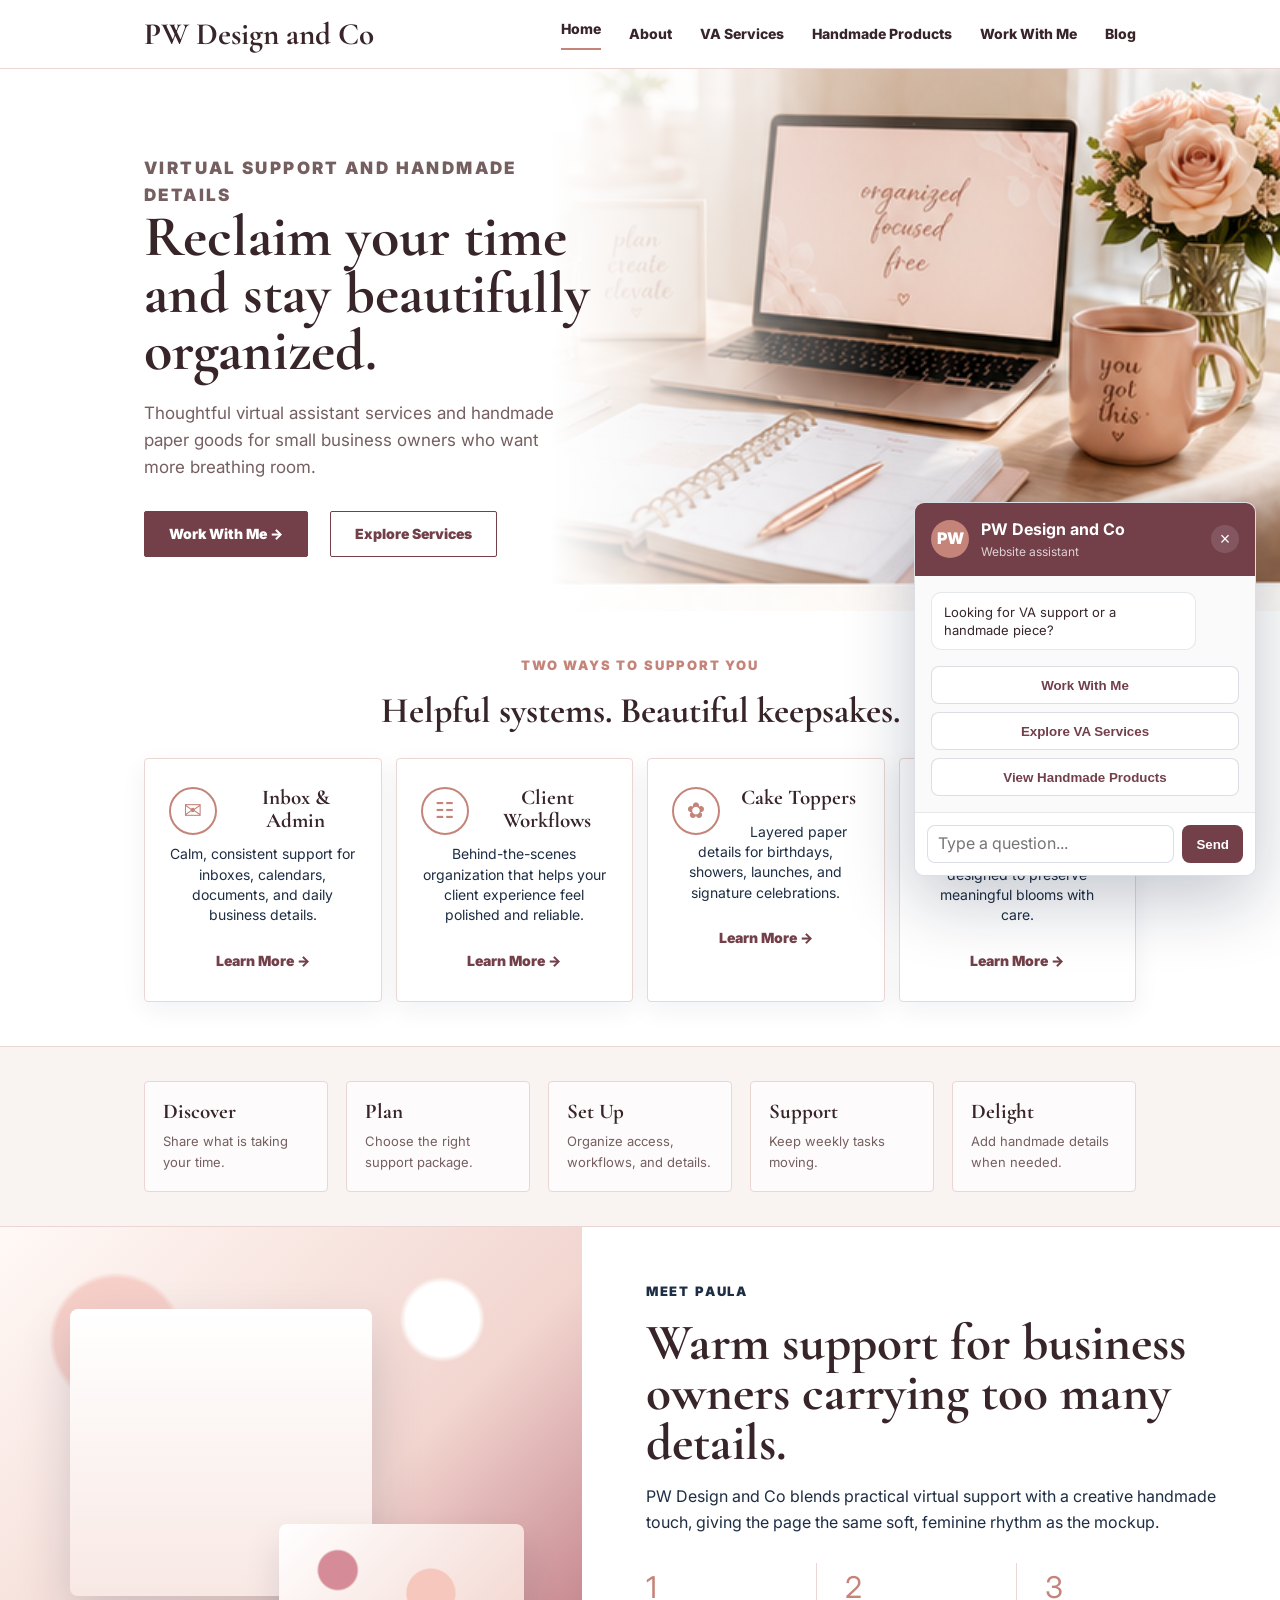
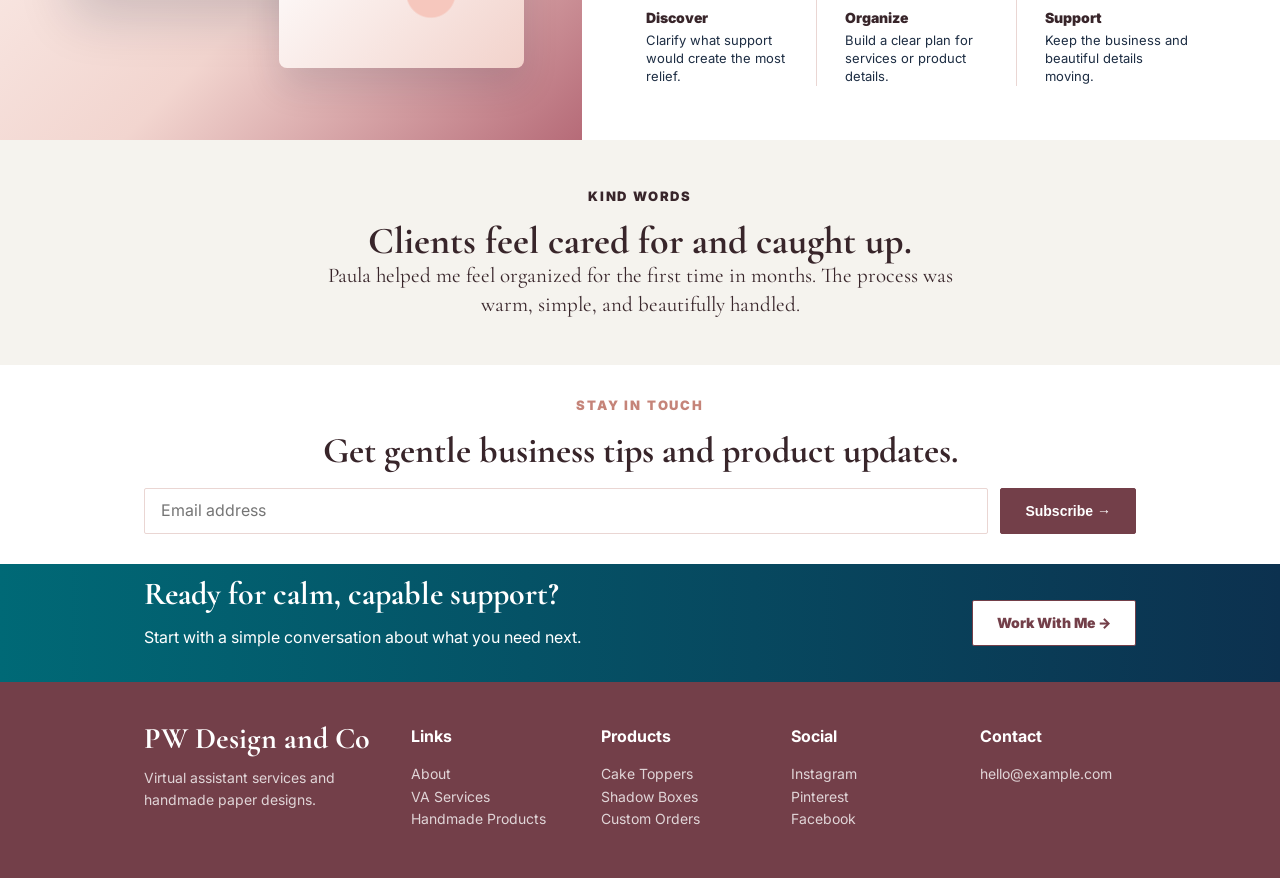
<file: outreach_assets_pack/sites/pw-design-co/index.html>
<!doctype html>
<html lang="en">
<head><meta charset="utf-8"><meta name="viewport" content="width=device-width, initial-scale=1"><title>PW Design and Co | Virtual Support and Handmade Details</title><link rel="preconnect" href="https://fonts.googleapis.com"><link rel="preconnect" href="https://fonts.gstatic.com" crossorigin><link href="https://fonts.googleapis.com/css2?family=Cormorant+Garamond:wght@600;700&family=Inter:wght@400;600;700;800;900&display=swap" rel="stylesheet"><link rel="stylesheet" href="../shared/styles.css"></head>
<body class="mock-page mock-pw">
  <header class="mock-header"><div class="mock-wrap mock-nav"><a class="mock-logo" href="#">PW Design and Co</a><nav class="mock-links"><a class="active" href="#">Home</a><a href="#about">About</a><a href="#services">VA Services</a><a href="#products">Handmade Products</a><a href="#contact">Work With Me</a><a href="#">Blog</a></nav></div></header>
  <main>
    <section class="mock-hero"><img src="../shared/generated/pw-hero.png" alt="Cozy blush workspace"><div class="mock-wrap"><div class="mock-hero-content"><p class="mock-eyebrow">Virtual support and handmade details</p><h1>Reclaim your time and stay beautifully organized.</h1><p>Thoughtful virtual assistant services and handmade paper goods for small business owners who want more breathing room.</p><div class="mock-hero-actions"><a class="mock-btn" href="#contact">Work With Me →</a><a class="mock-btn light" href="#services">Explore Services</a></div></div></div></section>
    <section class="mock-section" id="services"><div class="mock-wrap mock-center"><p class="mock-eyebrow">Two ways to support you</p><h2>Helpful systems. Beautiful keepsakes.</h2><div class="mock-service-grid"><article class="mock-service-card"><span class="mock-card-icon">✉</span><h3>Inbox &amp; Admin</h3><p>Calm, consistent support for inboxes, calendars, documents, and daily business details.</p><a class="mock-learn">Learn More →</a></article><article class="mock-service-card"><span class="mock-card-icon">☷</span><h3>Client Workflows</h3><p>Behind-the-scenes organization that helps your client experience feel polished and reliable.</p><a class="mock-learn">Learn More →</a></article><article class="mock-service-card" id="products"><span class="mock-card-icon">✿</span><h3>Cake Toppers</h3><p>Layered paper details for birthdays, showers, launches, and signature celebrations.</p><a class="mock-learn">Learn More →</a></article><article class="mock-service-card"><span class="mock-card-icon">□</span><h3>Floral Shadow Boxes</h3><p>Custom keepsakes designed to preserve meaningful blooms with care.</p><a class="mock-learn">Learn More →</a></article></div></div></section>
    <section class="mock-band"><div class="mock-wrap"><div class="mock-band-grid"><div class="mock-mini-card"><strong>Discover</strong><p>Share what is taking your time.</p></div><div class="mock-mini-card"><strong>Plan</strong><p>Choose the right support package.</p></div><div class="mock-mini-card"><strong>Set Up</strong><p>Organize access, workflows, and details.</p></div><div class="mock-mini-card"><strong>Support</strong><p>Keep weekly tasks moving.</p></div><div class="mock-mini-card"><strong>Delight</strong><p>Add handmade details when needed.</p></div></div></div></section>
    <section class="mock-split" id="about"><div class="mock-photo-card mock-photo-pw" role="img" aria-label="Cozy blush workspace with planner, flowers, and handmade paper details"></div><div class="mock-split-copy"><p class="mock-eyebrow">Meet Paula</p><h2>Warm support for business owners carrying too many details.</h2><p>PW Design and Co blends practical virtual support with a creative handmade touch, giving the page the same soft, feminine rhythm as the mockup.</p><div class="mock-proof-grid"><div class="mock-proof"><span>1</span><h3>Discover</h3><p>Clarify what support would create the most relief.</p></div><div class="mock-proof"><span>2</span><h3>Organize</h3><p>Build a clear plan for services or product details.</p></div><div class="mock-proof"><span>3</span><h3>Support</h3><p>Keep the business and beautiful details moving.</p></div></div></div></section>
    <section class="mock-testimonial"><div class="mock-wrap"><p class="mock-eyebrow">Kind words</p><h2>Clients feel cared for and caught up.</h2><blockquote>Paula helped me feel organized for the first time in months. The process was warm, simple, and beautifully handled.</blockquote></div></section>
    <section class="mock-section tight"><div class="mock-wrap mock-center"><p class="mock-eyebrow">Stay in touch</p><h2>Get gentle business tips and product updates.</h2><div class="mock-form-row"><input class="mock-input" placeholder="Email address" aria-label="Email address"><button class="mock-btn">Subscribe →</button></div></div></section>
    <section class="mock-cta" id="contact"><div class="mock-wrap"><div><h2>Ready for calm, capable support?</h2><p>Start with a simple conversation about what you need next.</p></div><a class="mock-btn light" href="mailto:hello@example.com">Work With Me →</a></div></section>
  </main>
  <footer class="mock-footer"><div class="mock-wrap mock-footer-grid"><div><h3>PW Design and Co</h3><p>Virtual assistant services and handmade paper designs.</p></div><div><strong>Links</strong><p>About<br>VA Services<br>Handmade Products</p></div><div><strong>Products</strong><p>Cake Toppers<br>Shadow Boxes<br>Custom Orders</p></div><div><strong>Social</strong><p>Instagram<br>Pinterest<br>Facebook</p></div><div><strong>Contact</strong><p>hello@example.com</p></div></div></footer>
  <script src="../shared/site.js"></script>
</body></html>
</file>
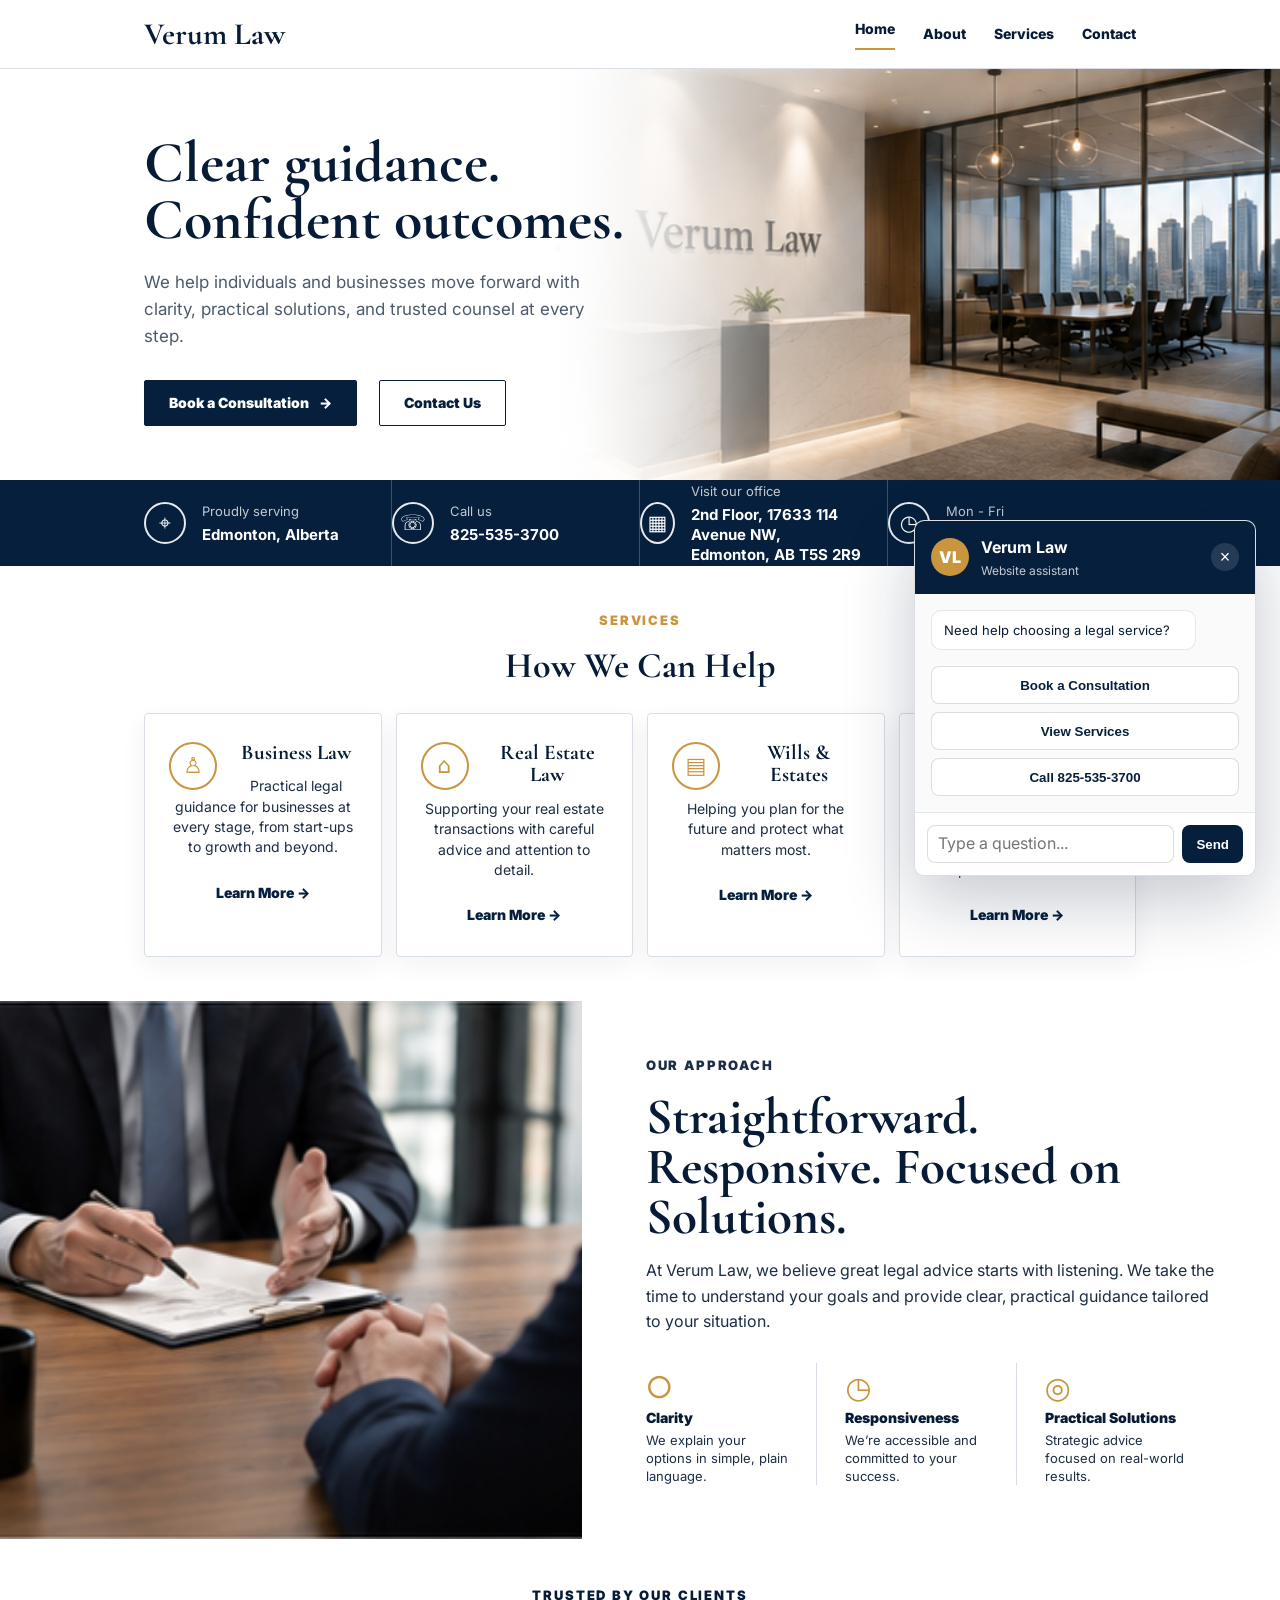
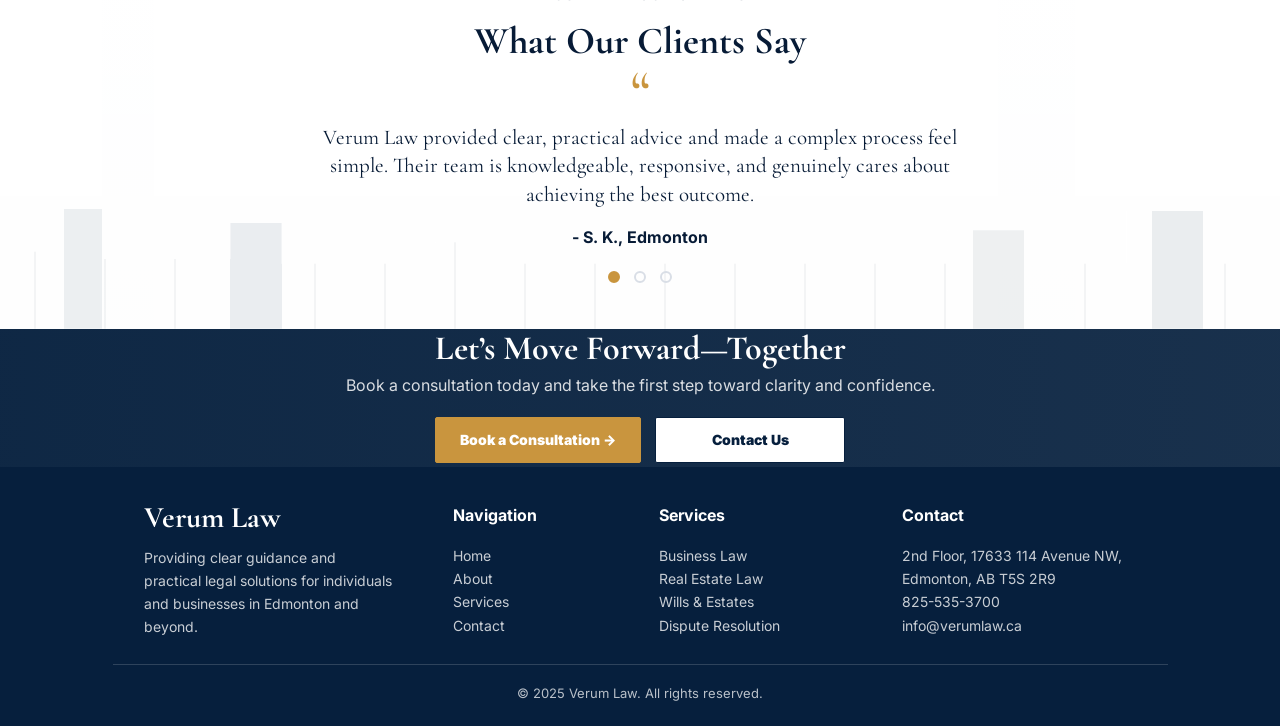
<file: outreach_assets_pack/sites/verum-law/index.html>
<!doctype html>
<html lang="en">
<head>
  <meta charset="utf-8">
  <meta name="viewport" content="width=device-width, initial-scale=1">
  <title>Verum Law | Clear Legal Guidance</title>
  <meta name="description" content="Premium homepage concept for Verum Law in Edmonton, Alberta.">
  <link rel="preconnect" href="https://fonts.googleapis.com">
  <link rel="preconnect" href="https://fonts.gstatic.com" crossorigin>
  <link href="https://fonts.googleapis.com/css2?family=Cormorant+Garamond:wght@600;700&family=Inter:wght@400;600;700;800;900&display=swap" rel="stylesheet">
  <link rel="stylesheet" href="../shared/styles.css">
</head>
<body class="mock-page mock-law">
  <header class="mock-header">
    <div class="mock-wrap mock-nav">
      <a class="mock-logo" href="#">Verum Law</a>
      <nav class="mock-links" aria-label="Primary navigation">
        <a class="active" href="#">Home</a>
        <a href="#about">About</a>
        <a href="#services">Services</a>
        <a href="#contact">Contact</a>
      </nav>
    </div>
  </header>

  <main>
    <section class="mock-hero">
      <img src="../shared/generated/verum-hero.png" alt="Verum Law reception and boardroom">
      <div class="mock-wrap">
        <div class="mock-hero-content">
          <h1>Clear guidance.<br>Confident outcomes.</h1>
          <p>We help individuals and businesses move forward with clarity, practical solutions, and trusted counsel at every step.</p>
          <div class="mock-hero-actions">
            <a class="mock-btn" href="#contact">Book a Consultation <span>→</span></a>
            <a class="mock-btn light" href="#contact">Contact Us</a>
          </div>
        </div>
      </div>
    </section>

    <section class="mock-info">
      <div class="mock-wrap mock-info-grid">
        <div class="mock-info-item"><span class="mock-info-icon">⌖</span><div><small>Proudly serving</small><strong>Edmonton, Alberta</strong></div></div>
        <div class="mock-info-item"><span class="mock-info-icon">☏</span><div><small>Call us</small><strong>825-535-3700</strong></div></div>
        <div class="mock-info-item"><span class="mock-info-icon">▦</span><div><small>Visit our office</small><strong>2nd Floor, 17633 114 Avenue NW,<br>Edmonton, AB T5S 2R9</strong></div></div>
        <div class="mock-info-item"><span class="mock-info-icon">◷</span><div><small>Mon - Fri</small><strong>8:30 AM - 5:00 PM</strong></div></div>
      </div>
    </section>

    <section class="mock-section" id="services">
      <div class="mock-wrap mock-center">
        <p class="mock-eyebrow">Services</p>
        <h2>How We Can Help</h2>
        <div class="mock-service-grid">
          <article class="mock-service-card"><span class="mock-card-icon">♙</span><h3>Business Law</h3><p>Practical legal guidance for businesses at every stage, from start-ups to growth and beyond.</p><a class="mock-learn" href="#">Learn More →</a></article>
          <article class="mock-service-card"><span class="mock-card-icon">⌂</span><h3>Real Estate Law</h3><p>Supporting your real estate transactions with careful advice and attention to detail.</p><a class="mock-learn" href="#">Learn More →</a></article>
          <article class="mock-service-card"><span class="mock-card-icon">▤</span><h3>Wills &amp; Estates</h3><p>Helping you plan for the future and protect what matters most.</p><a class="mock-learn" href="#">Learn More →</a></article>
          <article class="mock-service-card"><span class="mock-card-icon">⚖</span><h3>Dispute Resolution</h3><p>Effective strategies to resolve matters efficiently and achieve the best possible outcome.</p><a class="mock-learn" href="#">Learn More →</a></article>
        </div>
      </div>
    </section>

    <section class="mock-split" id="about">
      <img src="../shared/generated/verum-approach.png" alt="Legal consultation at a boardroom table">
      <div class="mock-split-copy">
        <p class="mock-eyebrow">Our Approach</p>
        <h2>Straightforward. Responsive. Focused on Solutions.</h2>
        <p>At Verum Law, we believe great legal advice starts with listening. We take the time to understand your goals and provide clear, practical guidance tailored to your situation.</p>
        <div class="mock-proof-grid">
          <div class="mock-proof"><span>○</span><h3>Clarity</h3><p>We explain your options in simple, plain language.</p></div>
          <div class="mock-proof"><span>◷</span><h3>Responsiveness</h3><p>We’re accessible and committed to your success.</p></div>
          <div class="mock-proof"><span>◎</span><h3>Practical Solutions</h3><p>Strategic advice focused on real-world results.</p></div>
        </div>
      </div>
    </section>

    <section class="mock-testimonial city-bg">
      <div class="mock-wrap">
        <p class="mock-eyebrow">Trusted by our clients</p>
        <h2>What Our Clients Say</h2>
        <div class="mock-quote-mark">“</div>
        <blockquote>Verum Law provided clear, practical advice and made a complex process feel simple. Their team is knowledgeable, responsive, and genuinely cares about achieving the best outcome.</blockquote>
        <p><strong>- S. K., Edmonton</strong></p>
        <div class="mock-dots"><span></span><span></span><span></span></div>
      </div>
    </section>

    <section class="mock-cta" id="contact">
      <div class="mock-wrap">
        <div><h2>Let’s Move Forward—Together</h2><p>Book a consultation today and take the first step toward clarity and confidence.</p></div>
        <div class="mock-actions"><a class="mock-btn gold" href="tel:8255353700">Book a Consultation →</a><a class="mock-btn light" href="mailto:info@verumlaw.ca">Contact Us</a></div>
      </div>
    </section>
  </main>

  <footer class="mock-footer">
    <div class="mock-wrap mock-footer-grid">
      <div><h3>Verum Law</h3><p>Providing clear guidance and practical legal solutions for individuals and businesses in Edmonton and beyond.</p></div>
      <div><strong>Navigation</strong><p>Home<br>About<br>Services<br>Contact</p></div>
      <div><strong>Services</strong><p>Business Law<br>Real Estate Law<br>Wills &amp; Estates<br>Dispute Resolution</p></div>
      <div><strong>Contact</strong><p>2nd Floor, 17633 114 Avenue NW,<br>Edmonton, AB T5S 2R9<br>825-535-3700<br>info@verumlaw.ca</p></div>
    </div>
    <div class="mock-footer-bottom">© 2025 Verum Law. All rights reserved.</div>
  </footer>
  <script src="../shared/site.js"></script>
</body>
</html>
</file>
<file: outreach_assets_pack/sites/shared/styles.css>
:root {
  --bg: #fbfaf6;
  --surface: #ffffff;
  --surface-2: #f2eee6;
  --ink: #17202a;
  --muted: #69717d;
  --brand: #17345c;
  --brand-2: #b88a44;
  --accent: #e7d6bd;
  --line: rgba(23, 32, 42, 0.12);
  --shadow: 0 18px 50px rgba(21, 30, 43, 0.12);
  --radius: 8px;
  --font-serif: "Cormorant Garamond", Georgia, serif;
  --font-sans: Inter, ui-sans-serif, system-ui, -apple-system, BlinkMacSystemFont, "Segoe UI", sans-serif;
}

* {
  box-sizing: border-box;
}

html {
  scroll-behavior: smooth;
}

body {
  margin: 0;
  background: var(--bg);
  color: var(--ink);
  font-family: var(--font-sans);
  line-height: 1.6;
}

body.pw {
  --bg: #fff9f6;
  --surface-2: #f8ebe8;
  --ink: #3a2a2b;
  --muted: #806b68;
  --brand: #9b5965;
  --brand-2: #c58479;
  --accent: #f0d0c9;
}

body.natasha {
  --bg: #f7faf7;
  --surface-2: #e8f0ec;
  --ink: #203331;
  --muted: #63736e;
  --brand: #2f746e;
  --brand-2: #9bb6a5;
  --accent: #dbe8e2;
}

body.mowbrey {
  --bg: #f6f8fa;
  --surface-2: #eaf0f2;
  --ink: #111d2d;
  --muted: #687386;
  --brand: #0d315d;
  --brand-2: #b48a44;
  --accent: #cfe1df;
}

body.sugar {
  --bg: #fffaf5;
  --surface-2: #f7e9dd;
  --ink: #3d302b;
  --muted: #78675f;
  --brand: #b9644e;
  --brand-2: #d89b74;
  --accent: #f2d9c9;
}

body.epops {
  --bg: #121015;
  --surface: #1c1822;
  --surface-2: #241d2b;
  --ink: #f8f2eb;
  --muted: #c7b9c6;
  --brand: #b57a98;
  --brand-2: #e7cbb2;
  --accent: #3b2638;
  --line: rgba(248, 242, 235, 0.14);
  --shadow: 0 18px 50px rgba(0, 0, 0, 0.28);
}

body.boussole {
  --bg: #fbfaf4;
  --surface-2: #e8efe5;
  --ink: #273632;
  --muted: #67766f;
  --brand: #5f846f;
  --brand-2: #84a7b5;
  --accent: #d8e3d5;
}

a {
  color: inherit;
  text-decoration: none;
}

img {
  display: block;
  max-width: 100%;
}

.site-header {
  position: sticky;
  top: 0;
  z-index: 10;
  border-bottom: 1px solid var(--line);
  background: color-mix(in srgb, var(--bg) 88%, transparent);
  backdrop-filter: blur(16px);
}

.nav {
  display: flex;
  align-items: center;
  justify-content: space-between;
  gap: 24px;
  max-width: 1180px;
  margin: 0 auto;
  padding: 16px 22px;
}

.logo {
  font-family: var(--font-serif);
  font-size: clamp(1.35rem, 2vw, 1.8rem);
  font-weight: 700;
  letter-spacing: 0;
}

.nav-links {
  display: flex;
  align-items: center;
  gap: 18px;
  color: var(--muted);
  font-size: 0.94rem;
}

.nav-actions {
  display: flex;
  align-items: center;
  gap: 10px;
}

.button {
  display: inline-flex;
  align-items: center;
  justify-content: center;
  min-height: 44px;
  padding: 0 18px;
  border: 1px solid var(--brand);
  border-radius: var(--radius);
  background: var(--brand);
  color: #fff;
  font-weight: 800;
  transition: transform 180ms ease, box-shadow 180ms ease, background 180ms ease;
}

.button:hover {
  transform: translateY(-2px);
  box-shadow: var(--shadow);
}

.button.secondary {
  background: transparent;
  color: var(--brand);
}

.epops .button.secondary {
  color: var(--ink);
  border-color: var(--muted);
}

.hero {
  max-width: 1180px;
  margin: 0 auto;
  padding: clamp(54px, 8vw, 96px) 22px 44px;
  display: grid;
  grid-template-columns: minmax(0, 1.03fr) minmax(320px, 0.97fr);
  gap: clamp(28px, 5vw, 64px);
  align-items: center;
}

.eyebrow {
  margin: 0 0 14px;
  color: var(--brand);
  font-size: 0.78rem;
  font-weight: 900;
  letter-spacing: 0.12em;
  text-transform: uppercase;
}

h1,
h2,
h3 {
  margin: 0;
  font-family: var(--font-serif);
  line-height: 0.98;
  letter-spacing: 0;
}

h1 {
  max-width: 780px;
  font-size: clamp(3rem, 7.6vw, 6.7rem);
}

h2 {
  font-size: clamp(2.1rem, 4vw, 4rem);
}

h3 {
  font-size: 1.55rem;
}

.lead {
  max-width: 650px;
  margin: 22px 0 0;
  color: var(--muted);
  font-size: clamp(1.05rem, 1.8vw, 1.24rem);
}

.hero-actions {
  display: flex;
  flex-wrap: wrap;
  gap: 12px;
  margin-top: 30px;
}

.hero-card {
  position: relative;
  min-height: 520px;
  overflow: hidden;
  border: 1px solid var(--line);
  border-radius: var(--radius);
  background: var(--surface-2);
  box-shadow: var(--shadow);
}

.hero-note {
  position: absolute;
  right: 18px;
  bottom: 18px;
  left: 18px;
  padding: 16px;
  border: 1px solid color-mix(in srgb, var(--surface) 55%, transparent);
  border-radius: var(--radius);
  background: color-mix(in srgb, var(--surface) 88%, transparent);
  color: var(--ink);
  backdrop-filter: blur(12px);
}

.visual {
  isolation: isolate;
  background:
    linear-gradient(90deg, color-mix(in srgb, var(--brand) 55%, transparent), transparent 60%),
    linear-gradient(135deg, color-mix(in srgb, var(--accent) 45%, #fff), color-mix(in srgb, var(--brand) 18%, #fff));
}

.visual::before,
.visual::after,
.media-panel::before,
.media-panel::after {
  content: "";
  position: absolute;
  pointer-events: none;
}

.visual::before {
  inset: 12% 8% 18% 34%;
  border: 1px solid color-mix(in srgb, #fff 45%, transparent);
  border-radius: var(--radius);
  background:
    linear-gradient(90deg, transparent 0 18%, rgba(255,255,255,0.32) 18% 19%, transparent 19% 38%, rgba(255,255,255,0.28) 38% 39%, transparent 39% 58%, rgba(255,255,255,0.28) 58% 59%, transparent 59%),
    linear-gradient(180deg, rgba(255,255,255,0.5), rgba(255,255,255,0.08));
  box-shadow: inset 0 -90px 90px rgba(11, 28, 50, 0.14);
}

.visual::after {
  right: 9%;
  bottom: 18%;
  width: 44%;
  height: 20%;
  border-radius: 4px;
  background:
    linear-gradient(180deg, rgba(255,255,255,0.36), rgba(255,255,255,0.08)),
    linear-gradient(90deg, color-mix(in srgb, var(--brand) 65%, #222), color-mix(in srgb, var(--brand-2) 45%, #333));
  box-shadow: 0 18px 40px rgba(0,0,0,0.22);
  transform: skewX(-8deg);
}

.visual-law {
  background:
    radial-gradient(circle at 64% 20%, rgba(255,255,255,0.75) 0 8%, transparent 9%),
    linear-gradient(90deg, #faf8f3 0 38%, rgba(250,248,243,0.65) 49%, transparent 66%),
    linear-gradient(135deg, #e8e3d8, #bfc9d0 58%, #253348);
}

.visual-law::after {
  right: 14%;
  bottom: 22%;
  width: 42%;
  height: 17%;
  background:
    linear-gradient(180deg, #f6f1e8, #cbbfae);
}

.visual-pw {
  background:
    radial-gradient(circle at 66% 23%, #f8d9d7 0 9%, transparent 10%),
    linear-gradient(135deg, #fff7f4, #f0cbc4 58%, #9b5965);
}

.visual-pw::after {
  right: 12%;
  bottom: 19%;
  width: 46%;
  height: 22%;
  border-radius: 8px;
  background: linear-gradient(135deg, #fff, #f3dcd5);
}

.visual-hr {
  background:
    radial-gradient(circle at 62% 26%, #d7e7df 0 14%, transparent 15%),
    linear-gradient(135deg, #f8fbf8, #d5e6df 52%, #2f746e);
}

.visual-accounting {
  background:
    linear-gradient(90deg, rgba(5,25,49,0.94) 0 45%, rgba(5,25,49,0.45) 64%, transparent),
    repeating-linear-gradient(90deg, rgba(255,255,255,0.22) 0 2px, transparent 2px 18%),
    linear-gradient(135deg, #0d315d, #d3e0e3 58%, #152c42);
}

.visual-sugar {
  background:
    radial-gradient(circle at 72% 28%, #f9d8c5 0 13%, transparent 14%),
    linear-gradient(135deg, #fff8f0, #f0d6c6 55%, #b9644e);
}

.visual-epops {
  background:
    radial-gradient(circle at 70% 30%, rgba(181,122,152,0.65), transparent 18%),
    repeating-linear-gradient(115deg, transparent 0 16px, rgba(231,203,178,0.12) 17px 18px),
    linear-gradient(135deg, #121015, #2f2336 62%, #b57a98);
}

.visual-boussole {
  background:
    radial-gradient(circle at 66% 28%, #d8e3d5 0 14%, transparent 15%),
    linear-gradient(135deg, #fbfaf4, #e2eadf 55%, #84a7b5);
}

.section {
  padding: clamp(54px, 7vw, 92px) 22px;
}

.section.alt {
  background: var(--surface-2);
}

.inner {
  max-width: 1180px;
  margin: 0 auto;
}

.section-head {
  display: flex;
  align-items: end;
  justify-content: space-between;
  gap: 28px;
  margin-bottom: 30px;
}

.section-head p {
  max-width: 520px;
  margin: 0;
  color: var(--muted);
}

.strip {
  display: grid;
  grid-template-columns: repeat(4, minmax(0, 1fr));
  gap: 1px;
  max-width: 1180px;
  margin: 0 auto;
  overflow: hidden;
  border: 1px solid var(--line);
  border-radius: var(--radius);
  background: var(--line);
}

.strip div,
.card,
.quote,
.step,
.program-card {
  background: var(--surface);
  border-radius: var(--radius);
}

.strip div {
  padding: 20px;
}

.strip strong {
  display: block;
  color: var(--brand);
}

.grid {
  display: grid;
  grid-template-columns: repeat(4, minmax(0, 1fr));
  gap: 16px;
}

.grid.three {
  grid-template-columns: repeat(3, minmax(0, 1fr));
}

.grid.two {
  grid-template-columns: repeat(2, minmax(0, 1fr));
}

.card,
.quote,
.step,
.program-card {
  border: 1px solid var(--line);
  padding: 24px;
  box-shadow: 0 8px 24px rgba(19, 28, 40, 0.06);
}

.icon {
  display: inline-grid;
  place-items: center;
  width: 42px;
  height: 42px;
  margin-bottom: 18px;
  border-radius: 50%;
  background: var(--accent);
  color: var(--brand);
  font-weight: 900;
}

.card p,
.step p,
.program-card p,
.quote p {
  color: var(--muted);
}

.split {
  display: grid;
  grid-template-columns: minmax(0, 0.94fr) minmax(0, 1.06fr);
  gap: clamp(26px, 5vw, 58px);
  align-items: center;
}

.media-panel {
  position: relative;
  overflow: hidden;
  min-height: 410px;
  border: 1px solid var(--line);
  border-radius: var(--radius);
  background:
    linear-gradient(135deg, color-mix(in srgb, var(--brand) 24%, transparent), transparent),
    var(--surface);
  box-shadow: var(--shadow);
}

.media-panel::before {
  inset: 12% 10%;
  border-radius: var(--radius);
  background:
    linear-gradient(90deg, rgba(255,255,255,0.4), transparent),
    repeating-linear-gradient(90deg, color-mix(in srgb, var(--brand) 18%, transparent) 0 2px, transparent 2px 54px);
}

.media-panel::after {
  right: 10%;
  bottom: 12%;
  width: 46%;
  height: 18%;
  border-radius: 4px;
  background: color-mix(in srgb, var(--brand) 55%, #fff);
  opacity: 0.5;
}

.feature-list {
  display: grid;
  gap: 14px;
  margin-top: 26px;
}

.feature-list span {
  display: flex;
  align-items: center;
  gap: 12px;
  color: var(--muted);
}

.feature-list span::before {
  content: "";
  width: 10px;
  height: 10px;
  border-radius: 50%;
  background: var(--brand-2);
  flex: 0 0 auto;
}

.cta {
  border-radius: var(--radius);
  padding: clamp(34px, 5vw, 56px);
  background: var(--brand);
  color: #fff;
  display: flex;
  align-items: center;
  justify-content: space-between;
  gap: 24px;
}

.cta p {
  max-width: 580px;
  color: color-mix(in srgb, #fff 76%, var(--accent));
}

.cta .button {
  border-color: #fff;
  background: #fff;
  color: var(--brand);
}

.site-footer {
  padding: 42px 22px;
  border-top: 1px solid var(--line);
  background: var(--surface);
}

.footer-grid {
  max-width: 1180px;
  margin: 0 auto;
  display: grid;
  grid-template-columns: 1.3fr repeat(3, 1fr);
  gap: 26px;
}

.site-footer p,
.site-footer a {
  color: var(--muted);
}

.hub {
  max-width: 1180px;
  margin: 0 auto;
  padding: 64px 22px;
}

.hub-list {
  display: grid;
  grid-template-columns: repeat(3, minmax(0, 1fr));
  gap: 16px;
  margin-top: 34px;
}

@media (max-width: 920px) {
  .nav {
    align-items: flex-start;
  }

  .nav-links {
    display: none;
  }

  .hero,
  .split {
    grid-template-columns: 1fr;
  }

  .hero-card,
  .hero-card img {
    min-height: 420px;
  }

  .strip,
  .grid,
  .grid.three,
  .grid.two,
  .footer-grid,
  .hub-list {
    grid-template-columns: 1fr 1fr;
  }

  .cta {
    align-items: flex-start;
    flex-direction: column;
  }
}

@media (max-width: 620px) {
  .nav,
  .nav-actions,
  .hero-actions {
    align-items: stretch;
    flex-direction: column;
  }

  .button {
    width: 100%;
  }

  .hero {
    padding-top: 42px;
  }

  h1 {
    font-size: clamp(2.65rem, 15vw, 4.4rem);
  }

  .strip,
  .grid,
  .grid.three,
  .grid.two,
  .footer-grid,
  .hub-list {
    grid-template-columns: 1fr;
  }

  .section-head {
    align-items: flex-start;
    flex-direction: column;
  }
}

/* Mockup-faithful rebuild styles */
.mock-page {
  --mock-navy: #061f3d;
  --mock-navy-2: #08294f;
  --mock-gold: #c9953e;
  --mock-teal: #006876;
  --mock-ink: #071b36;
  --mock-muted: #4d5a6b;
  --mock-line: #d9dee6;
  background: #fff;
  color: var(--mock-ink);
  font-family: var(--font-sans);
}

.mock-pw {
  --mock-navy: #733f49;
  --mock-navy-2: #9b5965;
  --mock-gold: #c58479;
  --mock-teal: #b56c76;
  --mock-ink: #38252a;
  --mock-muted: #765f60;
  --mock-line: #ead6d3;
}

.mock-hr {
  --mock-navy: #244f4c;
  --mock-navy-2: #2f746e;
  --mock-gold: #9bb6a5;
  --mock-teal: #2f746e;
  --mock-ink: #203331;
  --mock-muted: #63736e;
  --mock-line: #d8e5df;
}

.mock-sugar {
  --mock-navy: #8f4c3d;
  --mock-navy-2: #b9644e;
  --mock-gold: #d89b74;
  --mock-teal: #b9644e;
  --mock-ink: #3d302b;
  --mock-muted: #78675f;
  --mock-line: #ead7ca;
}

.mock-performance {
  --mock-navy: #17121d;
  --mock-navy-2: #2b2034;
  --mock-gold: #d7a9bf;
  --mock-teal: #b57a98;
  --mock-ink: #f8f2eb;
  --mock-muted: #c7b9c6;
  --mock-line: #3b3142;
  background: #121015;
  color: #f8f2eb;
}

.mock-boussole {
  --mock-navy: #557764;
  --mock-navy-2: #6d927d;
  --mock-gold: #84a7b5;
  --mock-teal: #5f846f;
  --mock-ink: #273632;
  --mock-muted: #67766f;
  --mock-line: #d8e3d5;
}

.mock-page h1,
.mock-page h2,
.mock-page h3 {
  font-family: var(--font-serif);
  letter-spacing: 0;
}

.mock-wrap {
  max-width: 1120px;
  margin: 0 auto;
  padding: 0 64px;
}

.mock-header {
  position: sticky;
  top: 0;
  z-index: 20;
  background: #fff;
  border-bottom: 1px solid var(--mock-line);
}

.mock-nav {
  min-height: 68px;
  display: flex;
  align-items: center;
  justify-content: space-between;
  gap: 28px;
}

.mock-logo {
  font-family: var(--font-serif);
  font-size: 31px;
  font-weight: 700;
  color: var(--mock-ink);
  line-height: 1;
  white-space: nowrap;
}

.mock-links {
  display: flex;
  align-items: center;
  gap: 28px;
  font-size: 14px;
  font-weight: 800;
  white-space: nowrap;
}

.mock-links a.active {
  border-bottom: 2px solid var(--mock-gold);
  padding-bottom: 7px;
}

.mock-actions {
  display: flex;
  gap: 14px;
  flex: 0 0 auto;
}

.mock-btn {
  min-height: 46px;
  display: inline-flex;
  align-items: center;
  justify-content: center;
  gap: 10px;
  padding: 0 24px;
  border: 1px solid var(--mock-navy);
  border-radius: 2px;
  background: var(--mock-navy);
  color: #fff;
  font-size: 14px;
  font-weight: 900;
  line-height: 1;
  white-space: nowrap;
}

.mock-btn.gold {
  background: var(--mock-gold);
  border-color: var(--mock-gold);
}

.mock-btn.light {
  background: #fff;
  color: var(--mock-navy);
}

.mock-hero {
  position: relative;
  min-height: 350px;
  overflow: hidden;
  background: #f5f2ec;
}

.mock-hero.tall {
  min-height: 352px;
  background: var(--mock-navy);
  color: #fff;
}

.mock-hero img {
  position: absolute;
  inset: 0 0 0 auto;
  width: 58%;
  height: 100%;
  object-fit: cover;
}

.mock-hero::after {
  content: "";
  position: absolute;
  inset: 0;
  background: linear-gradient(90deg, #fff 0 43%, rgba(255,255,255,0.78) 50%, rgba(255,255,255,0) 70%);
}

.mock-hero.tall::after {
  background: linear-gradient(90deg, rgba(3,24,47,0.98) 0 45%, rgba(3,24,47,0.82) 55%, rgba(3,24,47,0.18) 78%);
}

.mock-hero-content {
  position: relative;
  z-index: 2;
  width: min(520px, 52%);
  padding-top: 66px;
  padding-bottom: 54px;
}

.mock-hero h1 {
  font-size: 58px;
  line-height: 0.98;
}

.mock-hero.tall h1 {
  color: #fff;
  font-size: 46px;
  max-width: 520px;
}

.mock-hero p {
  max-width: 440px;
  margin: 20px 0 0;
  color: var(--mock-muted);
  font-size: 17px;
}

.mock-hero.tall p {
  color: rgba(255,255,255,0.92);
}

.mock-eyebrow {
  margin: 0 0 16px;
  color: var(--mock-gold);
  font-size: 13px;
  font-weight: 900;
  letter-spacing: 0.14em;
  text-transform: uppercase;
}

.mock-hero-actions {
  display: flex;
  gap: 22px;
  margin-top: 30px;
}

.mock-mini {
  display: flex;
  align-items: center;
  gap: 10px;
  margin-top: 22px;
  color: rgba(255,255,255,0.92);
  font-size: 14px;
}

.mock-info {
  background: var(--mock-navy);
  color: #fff;
}

.mock-info-grid {
  display: grid;
  grid-template-columns: repeat(4, 1fr);
}

.mock-info-item {
  min-height: 86px;
  display: flex;
  align-items: center;
  gap: 16px;
  border-right: 1px solid rgba(255,255,255,0.22);
}

.mock-info-item:last-child {
  border-right: 0;
}

.mock-info-icon {
  width: 42px;
  height: 42px;
  display: grid;
  place-items: center;
  border: 2px solid rgba(255,255,255,0.9);
  border-radius: 50%;
  font-size: 21px;
}

.mock-info-item small {
  display: block;
  color: rgba(255,255,255,0.76);
  font-size: 13px;
}

.mock-info-item strong {
  display: block;
  margin-top: 3px;
  font-size: 15px;
  line-height: 1.35;
}

.mock-section {
  padding: 44px 0;
}

.mock-section.tight {
  padding: 30px 0;
}

.mock-center {
  text-align: center;
}

.mock-section h2 {
  font-size: 36px;
  line-height: 1.05;
}

.mock-service-grid {
  display: grid;
  grid-template-columns: repeat(4, 1fr);
  gap: 14px;
  margin-top: 28px;
}

.mock-service-card {
  min-height: 164px;
  padding: 28px 24px;
  border: 1px solid var(--mock-line);
  border-radius: 4px;
  background: #fff;
  box-shadow: 0 8px 26px rgba(6,31,61,0.06);
}

.mock-service-card h3 {
  font-size: 21px;
  line-height: 1.08;
}

.mock-service-card p {
  margin: 12px 0 22px;
  color: #1d2d43;
  font-size: 14px;
  line-height: 1.45;
}

.mock-card-icon {
  width: 48px;
  height: 48px;
  float: left;
  margin-right: 18px;
  display: grid;
  place-items: center;
  border: 2px solid var(--mock-gold);
  border-radius: 50%;
  color: var(--mock-gold);
  font-size: 22px;
}

.mock-accounting .mock-card-icon {
  background: var(--mock-teal);
  border-color: var(--mock-teal);
  color: #fff;
}

.mock-learn {
  color: var(--mock-navy);
  font-size: 14px;
  font-weight: 900;
}

.mock-split {
  display: grid;
  grid-template-columns: 1fr 1.2fr;
  align-items: stretch;
}

.mock-split img {
  width: 100%;
  height: 100%;
  min-height: 260px;
  object-fit: cover;
}

.mock-photo-card {
  position: relative;
  min-height: 420px;
  overflow: hidden;
  background:
    radial-gradient(circle at 70% 20%, color-mix(in srgb, var(--mock-gold) 22%, transparent), transparent 22%),
    linear-gradient(135deg, color-mix(in srgb, var(--mock-gold) 12%, #fff), color-mix(in srgb, var(--mock-navy) 12%, #fff));
}

.mock-photo-card::before,
.mock-photo-card::after {
  content: "";
  position: absolute;
  border-radius: 8px;
}

.mock-photo-card::before {
  left: 12%;
  top: 16%;
  width: 52%;
  height: 56%;
  background:
    linear-gradient(180deg, rgba(255,255,255,0.9), rgba(255,255,255,0.55)),
    repeating-linear-gradient(90deg, transparent 0 24px, rgba(7,27,54,0.08) 24px 26px);
  box-shadow: 0 22px 52px rgba(7, 27, 54, 0.16);
}

.mock-photo-card::after {
  right: 10%;
  bottom: 14%;
  width: 42%;
  height: 28%;
  background: color-mix(in srgb, var(--mock-gold) 24%, #fff);
  box-shadow: 0 18px 36px rgba(7, 27, 54, 0.12);
}

.mock-photo-pw {
  background:
    radial-gradient(circle at 20% 22%, #f6cfc9 0 10%, transparent 11%),
    radial-gradient(circle at 76% 18%, #fff 0 6%, transparent 7%),
    linear-gradient(135deg, #fff9f6, #f2d5cf 58%, #b66b78);
}

.mock-photo-pw::before {
  background:
    linear-gradient(180deg, #fff, #f8e8e4),
    repeating-linear-gradient(0deg, transparent 0 18px, rgba(155,89,101,0.08) 18px 20px);
}

.mock-photo-pw::after {
  background:
    radial-gradient(circle at 24% 32%, #d68c98 0 9%, transparent 10%),
    radial-gradient(circle at 62% 48%, #f6c7bd 0 14%, transparent 15%),
    linear-gradient(135deg, #fff, #f2d2cb);
}

.mock-photo-hr {
  background: linear-gradient(135deg, #f7faf7, #d8e9e2 58%, #2f746e);
}

.mock-photo-sugar {
  background:
    radial-gradient(circle at 22% 28%, #e3a17b 0 8%, transparent 9%),
    radial-gradient(circle at 70% 20%, #f7d8c6 0 14%, transparent 15%),
    linear-gradient(135deg, #fffaf5, #f1d8c8 55%, #b9644e);
}

.mock-photo-epops {
  background:
    repeating-linear-gradient(125deg, rgba(231,203,178,0.12) 0 1px, transparent 1px 18px),
    radial-gradient(circle at 72% 28%, rgba(181,122,152,0.6), transparent 18%),
    linear-gradient(135deg, #121015, #2c2235 55%, #b57a98);
}

.mock-photo-boussole {
  background:
    radial-gradient(circle at 70% 22%, #d7e3d5 0 13%, transparent 14%),
    linear-gradient(135deg, #fbfaf4, #e4ece0 55%, #84a7b5);
}

.image-service-grid {
  display: grid;
  grid-template-columns: repeat(4, 1fr);
  gap: 16px;
  margin-top: 28px;
}

.image-service-card {
  overflow: hidden;
  border: 1px solid var(--mock-line);
  border-radius: 8px;
  background: #fff;
  box-shadow: 0 10px 30px rgba(7, 27, 54, 0.08);
}

.image-service-card img {
  width: 100%;
  height: 126px;
  object-fit: cover;
}

.image-service-card div {
  padding: 18px 18px 20px;
}

.image-service-card h3 {
  font-family: var(--font-sans);
  font-size: 15px;
  letter-spacing: 0.16em;
  text-transform: uppercase;
}

.image-service-card p {
  min-height: 48px;
  color: var(--mock-muted);
  font-size: 13px;
  line-height: 1.45;
}

.sugar-benefits {
  grid-template-columns: repeat(5, 1fr);
}

.sugar-about-photo,
.sugar-location-map,
.sugar-cta-photo {
  width: 100%;
  height: 100%;
  object-fit: cover;
}

.sugar-testimonial {
  display: grid;
  grid-template-columns: 200px 1fr 200px;
  align-items: stretch;
  min-height: 190px;
  padding: 0;
}

.sugar-testimonial img {
  width: 100%;
  height: 100%;
  object-fit: cover;
}

.sugar-testimonial .mock-wrap {
  display: grid;
  place-items: center;
  padding-top: 34px;
  padding-bottom: 34px;
}

.sugar-location {
  display: grid;
  grid-template-columns: 1fr 1.2fr 1fr;
  align-items: stretch;
  border-top: 1px solid var(--mock-line);
  border-bottom: 1px solid var(--mock-line);
  background: #fff;
}

.sugar-location > div {
  padding: 28px 34px;
}

.sugar-location h3 {
  font-family: var(--font-sans);
  font-size: 14px;
  letter-spacing: 0.14em;
  text-transform: uppercase;
  color: var(--mock-gold);
}

.sugar-location p {
  color: var(--mock-muted);
}

.sugar-cta {
  background:
    linear-gradient(90deg, rgba(255,248,242,0.88), rgba(246,218,204,0.78)),
    var(--mock-gold);
}

.sugar-cta .mock-wrap {
  display: grid;
  grid-template-columns: 260px 1fr 160px;
  align-items: center;
  gap: 32px;
}

.sugar-cta h2,
.sugar-cta p {
  color: var(--mock-ink);
}

.mock-page .image-service-grid {
  grid-template-columns: repeat(4, 1fr);
}

.mock-split-copy {
  padding: 54px 64px;
  background: #fff;
}

.mock-split-copy p {
  color: #1d2d43;
}

.mock-proof-grid {
  display: grid;
  grid-template-columns: repeat(3, 1fr);
  gap: 28px;
  margin-top: 28px;
}

.mock-proof {
  border-right: 1px solid var(--mock-line);
  padding-right: 22px;
}

.mock-proof:last-child {
  border-right: 0;
}

.mock-proof span {
  color: var(--mock-gold);
  font-size: 30px;
}

.mock-proof h3 {
  font-family: var(--font-sans);
  font-size: 14px;
  font-weight: 900;
}

.mock-proof p {
  margin: 6px 0 0;
  font-size: 13px;
  line-height: 1.4;
}

.mock-testimonial {
  position: relative;
  overflow: hidden;
  padding: 46px 0;
  background: #f5f3ee;
  text-align: center;
}

.mock-testimonial.with-bg::before,
.mock-testimonial.city-bg::before {
  content: "";
  position: absolute;
  inset: 0;
  background: rgba(255,255,255,0.78);
}

.mock-testimonial.city-bg {
  min-height: 224px;
  background:
    linear-gradient(180deg, rgba(255,255,255,0.92), rgba(255,255,255,0.84)),
    linear-gradient(90deg, transparent 0 8%, rgba(7,27,54,0.06) 8% 12%, transparent 12% 78%, rgba(7,27,54,0.06) 78% 84%, transparent 84%),
    linear-gradient(0deg, rgba(7,27,54,0.08) 0 34%, transparent 34%);
}

.mock-testimonial.city-bg::after {
  content: "";
  position: absolute;
  inset: auto 0 0;
  height: 120px;
  opacity: 0.28;
  background:
    linear-gradient(90deg, transparent 0 5%, #bfc8d1 5% 8%, transparent 8% 18%, #b8c2cc 18% 22%, transparent 22% 76%, #c4cbd1 76% 80%, transparent 80% 90%, #b7c0ca 90% 94%, transparent 94%),
    repeating-linear-gradient(90deg, transparent 0 34px, rgba(7,27,54,0.16) 34px 36px, transparent 36px 70px);
  clip-path: polygon(0 36%, 4% 36%, 4% 0, 8% 0, 8% 42%, 18% 42%, 18% 12%, 22% 12%, 22% 46%, 34% 46%, 34% 28%, 38% 28%, 38% 46%, 74% 46%, 74% 18%, 80% 18%, 80% 46%, 88% 46%, 88% 2%, 94% 2%, 94% 46%, 100% 46%, 100% 100%, 0 100%);
}

.mock-testimonial.dark {
  min-height: 120px;
  color: #fff;
  background: var(--mock-navy);
  text-align: left;
}

.mock-testimonial.dark::before {
  content: "";
  position: absolute;
  inset: 0;
  background: linear-gradient(90deg, rgba(4,28,52,0.98), rgba(4,28,52,0.7));
}

.mock-testimonial > .mock-wrap {
  position: relative;
  z-index: 2;
}

.mock-testimonial h2 {
  font-size: 38px;
  line-height: 1.05;
}

.mock-testimonial p {
  color: var(--mock-ink);
}

.mock-quote-mark {
  color: var(--mock-gold);
  font-family: var(--font-serif);
  font-size: 62px;
  line-height: 1;
}

.mock-testimonial blockquote {
  max-width: 680px;
  margin: 0 auto;
  font-family: var(--font-serif);
  font-size: 21px;
  line-height: 1.35;
  color: var(--mock-ink);
}

.mock-testimonial.dark blockquote {
  margin: 0;
  max-width: 720px;
  color: #fff;
}

.mock-testimonial.dark p {
  color: rgba(255,255,255,0.86);
}

.mock-team-row {
  display: grid;
  grid-template-columns: 470px 1fr;
  gap: 34px;
  align-items: center;
}

.mock-team-row img {
  width: 100%;
  border-radius: 2px;
}

.mock-stats {
  display: grid;
  grid-template-columns: repeat(4, 1fr);
  gap: 20px;
  margin-top: 24px;
  text-align: center;
}

.mock-stat strong {
  display: block;
  color: var(--mock-teal);
  font-family: var(--font-serif);
  font-size: 42px;
  line-height: 1;
}

.mock-stat span {
  font-size: 13px;
}

.mock-cta {
  background: linear-gradient(90deg, #006976, #0c314f);
  color: #fff;
}

.mock-cta .mock-wrap {
  min-height: 118px;
  display: flex;
  align-items: center;
  justify-content: space-between;
  gap: 28px;
}

.mock-cta h2 {
  font-size: 32px;
}

.mock-footer {
  padding: 42px 0 34px;
  background: var(--mock-navy);
  color: #fff;
}

.mock-band {
  padding: 34px 0;
  background: color-mix(in srgb, var(--mock-gold) 10%, #fff);
  border-top: 1px solid var(--mock-line);
  border-bottom: 1px solid var(--mock-line);
}

.mock-band.dark {
  background: var(--mock-navy);
  color: #fff;
}

.mock-band-grid {
  display: grid;
  grid-template-columns: repeat(5, 1fr);
  gap: 18px;
}

.mock-mini-card {
  padding: 18px;
  border: 1px solid var(--mock-line);
  background: rgba(255,255,255,0.72);
  border-radius: 4px;
}

.mock-band.dark .mock-mini-card {
  background: rgba(255,255,255,0.08);
  border-color: rgba(255,255,255,0.18);
}

.mock-mini-card strong {
  display: block;
  font-family: var(--font-serif);
  font-size: 21px;
  line-height: 1.1;
}

.mock-mini-card p {
  margin: 8px 0 0;
  color: var(--mock-muted);
  font-size: 13px;
}

.mock-band.dark .mock-mini-card p {
  color: rgba(255,255,255,0.74);
}

.mock-form-row {
  display: flex;
  gap: 12px;
  margin-top: 18px;
}

.mock-input {
  min-height: 46px;
  flex: 1;
  padding: 0 16px;
  border: 1px solid var(--mock-line);
  border-radius: 2px;
  font: inherit;
}

.mock-dots {
  display: flex;
  justify-content: center;
  gap: 14px;
  margin-top: 20px;
}

.mock-dots span {
  width: 12px;
  height: 12px;
  border: 2px solid var(--mock-line);
  border-radius: 50%;
}

.mock-dots span:first-child {
  background: var(--mock-gold);
  border-color: var(--mock-gold);
}

.mock-footer-grid {
  display: grid;
  grid-template-columns: 1.5fr repeat(4, 1fr);
  gap: 34px;
}

.mock-footer h3 {
  font-size: 30px;
}

.mock-footer p,
.mock-footer a {
  color: rgba(255,255,255,0.78);
  font-size: 14px;
}

.mock-law .mock-cta {
  background:
    linear-gradient(90deg, rgba(5, 31, 61, 0.96), rgba(5, 31, 61, 0.92)),
    radial-gradient(circle at 82% 40%, rgba(255,255,255,0.08), transparent 34%);
  text-align: center;
}

.mock-law .mock-cta .mock-wrap {
  min-height: 138px;
  flex-direction: column;
  justify-content: center;
  gap: 18px;
}

.mock-law .mock-cta h2 {
  font-size: 34px;
}

.mock-law .mock-cta p {
  margin: 8px 0 0;
  color: rgba(255,255,255,0.84);
}

.mock-law .mock-cta .mock-actions {
  justify-content: center;
}

.mock-law .mock-cta .mock-btn {
  min-width: 190px;
  white-space: nowrap;
}

.mock-law .mock-footer {
  padding: 36px 0 22px;
  background: #061f3d;
}

.mock-law .mock-footer-grid {
  grid-template-columns: 1.35fr 0.8fr 1fr 1.25fr;
  gap: 56px;
}

.mock-law .mock-footer h3 {
  margin-bottom: 14px;
}

.mock-law .mock-footer strong {
  display: block;
  margin-bottom: 16px;
}

.mock-law .mock-footer p {
  line-height: 1.65;
  margin: 0;
}

.mock-footer-bottom {
  max-width: 1055px;
  margin: 26px auto 0;
  padding: 18px 64px 0;
  border-top: 1px solid rgba(255,255,255,0.16);
  color: rgba(255,255,255,0.72);
  font-size: 13px;
  text-align: center;
}

.mock-accounting .mock-nav {
  gap: 22px;
}

.mock-accounting .mock-logo {
  font-size: 29px;
}

.mock-accounting .mock-links {
  gap: 24px;
}

.mock-accounting .mock-actions {
  gap: 10px;
}

.mock-accounting .mock-actions .mock-btn {
  min-width: 126px;
  padding: 0 16px;
}

.reveal-on-scroll {
  opacity: 0;
  transform: translateY(28px);
  transition: opacity 700ms ease, transform 700ms ease;
}

.reveal-on-scroll.is-visible {
  opacity: 1;
  transform: translateY(0);
}

.reveal-on-scroll[data-reveal-delay="1"] {
  transition-delay: 90ms;
}

.reveal-on-scroll[data-reveal-delay="2"] {
  transition-delay: 180ms;
}

.reveal-on-scroll[data-reveal-delay="3"] {
  transition-delay: 270ms;
}

.demo-chat {
  position: fixed;
  right: 24px;
  bottom: 24px;
  z-index: 80;
  font-family: var(--font-sans);
  color: var(--mock-ink);
}

.demo-chat-panel {
  width: 342px;
  overflow: hidden;
  border: 1px solid rgba(6, 31, 61, 0.14);
  border-radius: 10px;
  background: #fff;
  box-shadow: 0 24px 70px rgba(7, 27, 54, 0.24);
  transform-origin: right bottom;
}

.demo-chat.is-closed .demo-chat-panel {
  display: none;
}

.demo-chat-header {
  display: flex;
  align-items: center;
  gap: 12px;
  padding: 14px 16px;
  background: var(--mock-navy);
  color: #fff;
}

.demo-chat-avatar {
  width: 38px;
  height: 38px;
  display: grid;
  place-items: center;
  border-radius: 50%;
  background: var(--mock-gold);
  color: #fff;
  font-weight: 900;
}

.demo-chat-title {
  flex: 1;
}

.demo-chat-title strong,
.demo-chat-title span {
  display: block;
}

.demo-chat-title span {
  color: rgba(255,255,255,0.76);
  font-size: 12px;
}

.demo-chat-close,
.demo-chat-toggle {
  border: 0;
  cursor: pointer;
}

.demo-chat-close {
  width: 28px;
  height: 28px;
  border-radius: 50%;
  background: rgba(255,255,255,0.12);
  color: #fff;
  font-size: 18px;
}

.demo-chat-body {
  display: grid;
  gap: 10px;
  padding: 16px;
  background: #fafafa;
}

.demo-chat-msg {
  max-width: 86%;
  padding: 10px 12px;
  border-radius: 10px;
  background: #fff;
  border: 1px solid rgba(6, 31, 61, 0.1);
  font-size: 13px;
  line-height: 1.4;
}

.demo-chat-msg.user {
  justify-self: end;
  background: color-mix(in srgb, var(--mock-gold) 22%, #fff);
}

.demo-chat-actions {
  display: grid;
  gap: 8px;
  padding: 0 16px 16px;
  background: #fafafa;
}

.demo-chat-action {
  min-height: 38px;
  border: 1px solid rgba(6, 31, 61, 0.14);
  border-radius: 8px;
  background: #fff;
  color: var(--mock-navy);
  font-weight: 800;
  cursor: pointer;
}

.demo-chat-input {
  display: flex;
  gap: 8px;
  padding: 12px;
  border-top: 1px solid rgba(6, 31, 61, 0.1);
  background: #fff;
}

.demo-chat-input input {
  min-width: 0;
  flex: 1;
  border: 1px solid rgba(6, 31, 61, 0.14);
  border-radius: 8px;
  padding: 0 10px;
  font: inherit;
}

.demo-chat-input button,
.demo-chat-toggle {
  background: var(--mock-navy);
  color: #fff;
  font-weight: 900;
}

.demo-chat-input button {
  min-height: 38px;
  padding: 0 14px;
  border: 0;
  border-radius: 8px;
  cursor: pointer;
}

.demo-chat-toggle {
  display: none;
  min-width: 172px;
  min-height: 52px;
  align-items: center;
  justify-content: center;
  gap: 10px;
  border-radius: 999px;
  box-shadow: 0 18px 44px rgba(7, 27, 54, 0.24);
}

.demo-chat.is-closed .demo-chat-toggle {
  display: inline-flex;
}

.demo-chat.is-delayed {
  display: none;
}

@media (prefers-reduced-motion: reduce) {
  .reveal-on-scroll {
    opacity: 1;
    transform: none;
    transition: none;
  }
}

@media (max-width: 900px) {
  .mock-wrap {
    padding: 0 24px;
  }

  .mock-links {
    display: none;
  }

  .mock-hero img {
    position: relative;
    width: 100%;
    height: 300px;
  }

  .mock-hero::after {
    display: none;
  }

  .mock-hero-content {
    width: 100%;
  }

  .mock-service-grid,
  .mock-info-grid,
  .mock-proof-grid,
  .mock-stats,
  .mock-footer-grid,
  .mock-team-row,
  .mock-split {
    grid-template-columns: 1fr;
  }

  .mock-info-item {
    border-right: 0;
    border-bottom: 1px solid rgba(255,255,255,0.22);
  }
}

@media (max-width: 900px) {
  .mock-wrap {
    padding: 0 22px;
  }

  .mock-header {
    position: relative;
  }

  .mock-nav {
    min-height: auto;
    padding: 16px 0;
    flex-wrap: wrap;
    align-items: center;
    gap: 14px;
  }

  .mock-logo {
    font-size: 26px;
  }

  .mock-links {
    order: 3;
    width: 100%;
    display: flex;
    gap: 10px 18px;
    overflow-x: auto;
    padding: 4px 0 2px;
    font-size: 13px;
  }

  .mock-actions {
    margin-left: auto;
  }

  .mock-actions .mock-btn,
  .mock-header > .mock-wrap > .mock-btn {
    min-height: 40px;
    padding: 0 14px;
    font-size: 12px;
  }

  .mock-hero,
  .mock-hero.tall {
    min-height: 0;
    display: flex;
    flex-direction: column-reverse;
  }

  .mock-hero img {
    position: relative;
    width: 100%;
    height: 280px;
    object-fit: cover;
  }

  .mock-hero::after {
    display: none;
  }

  .mock-hero-content {
    width: 100%;
    padding-top: 38px;
    padding-bottom: 38px;
  }

  .mock-hero h1,
  .mock-hero.tall h1 {
    font-size: 42px;
  }

  .mock-hero p {
    font-size: 16px;
  }

  .mock-hero-actions,
  .mock-actions,
  .mock-form-row {
    flex-wrap: wrap;
  }

  .mock-info-grid,
  .mock-service-grid,
  .mock-band-grid,
  .image-service-grid,
  .mock-proof-grid,
  .mock-stats,
  .mock-footer-grid,
  .mock-law .mock-footer-grid,
  .mock-team-row,
  .mock-split,
  .sugar-location,
  .sugar-cta .mock-wrap {
    grid-template-columns: 1fr 1fr;
  }

  .mock-info-item {
    min-height: 78px;
    padding: 14px 0;
    border-right: 0;
    border-bottom: 1px solid rgba(255,255,255,0.18);
  }

  .mock-section {
    padding: 38px 0;
  }

  .mock-split-copy {
    padding: 38px 28px;
  }

  .mock-photo-card {
    min-height: 320px;
  }

  .mock-testimonial h2 {
    font-size: 32px;
  }

  .sugar-testimonial {
    grid-template-columns: 1fr;
  }

  .sugar-testimonial img {
    max-height: 180px;
  }

  .mock-cta .mock-wrap,
  .mock-law .mock-cta .mock-wrap {
    align-items: flex-start;
    flex-direction: column;
    text-align: left;
  }

  .mock-footer-grid {
    gap: 22px;
  }

  .demo-chat {
    right: 14px;
    bottom: 14px;
  }

  .demo-chat-panel {
    width: min(342px, calc(100vw - 28px));
  }
}

@media (max-width: 560px) {
  .mock-wrap {
    padding: 0 18px;
  }

  .mock-nav {
    align-items: flex-start;
  }

  .mock-logo {
    width: 100%;
    font-size: 25px;
  }

  .mock-actions,
  .mock-header > .mock-wrap > .mock-btn {
    width: 100%;
  }

  .mock-header > .mock-wrap > .mock-btn,
  .mock-actions .mock-btn {
    width: 100%;
  }

  .mock-hero img {
    height: 230px;
  }

  .mock-hero h1,
  .mock-hero.tall h1 {
    font-size: 34px;
  }

  .mock-hero-actions .mock-btn,
  .mock-btn,
  .mock-form-row .mock-btn,
  .mock-input {
    width: 100%;
  }

  .mock-info-grid,
  .mock-service-grid,
  .mock-band-grid,
  .image-service-grid,
  .mock-proof-grid,
  .mock-stats,
  .mock-footer-grid,
  .mock-law .mock-footer-grid,
  .mock-team-row,
  .mock-split,
  .sugar-location,
  .sugar-cta .mock-wrap {
    grid-template-columns: 1fr;
  }

  .mock-section h2,
  .mock-testimonial h2,
  .mock-cta h2,
  .mock-law .mock-cta h2 {
    font-size: 28px;
  }

  .mock-service-card,
  .mock-mini-card {
    padding: 20px;
  }

  .mock-split-copy {
    padding: 32px 20px;
  }

  .mock-footer-bottom {
    padding-left: 18px;
    padding-right: 18px;
  }

  .demo-chat {
    right: 10px;
    bottom: 10px;
  }

  .demo-chat-toggle {
    min-width: 150px;
  }
}
</file>
